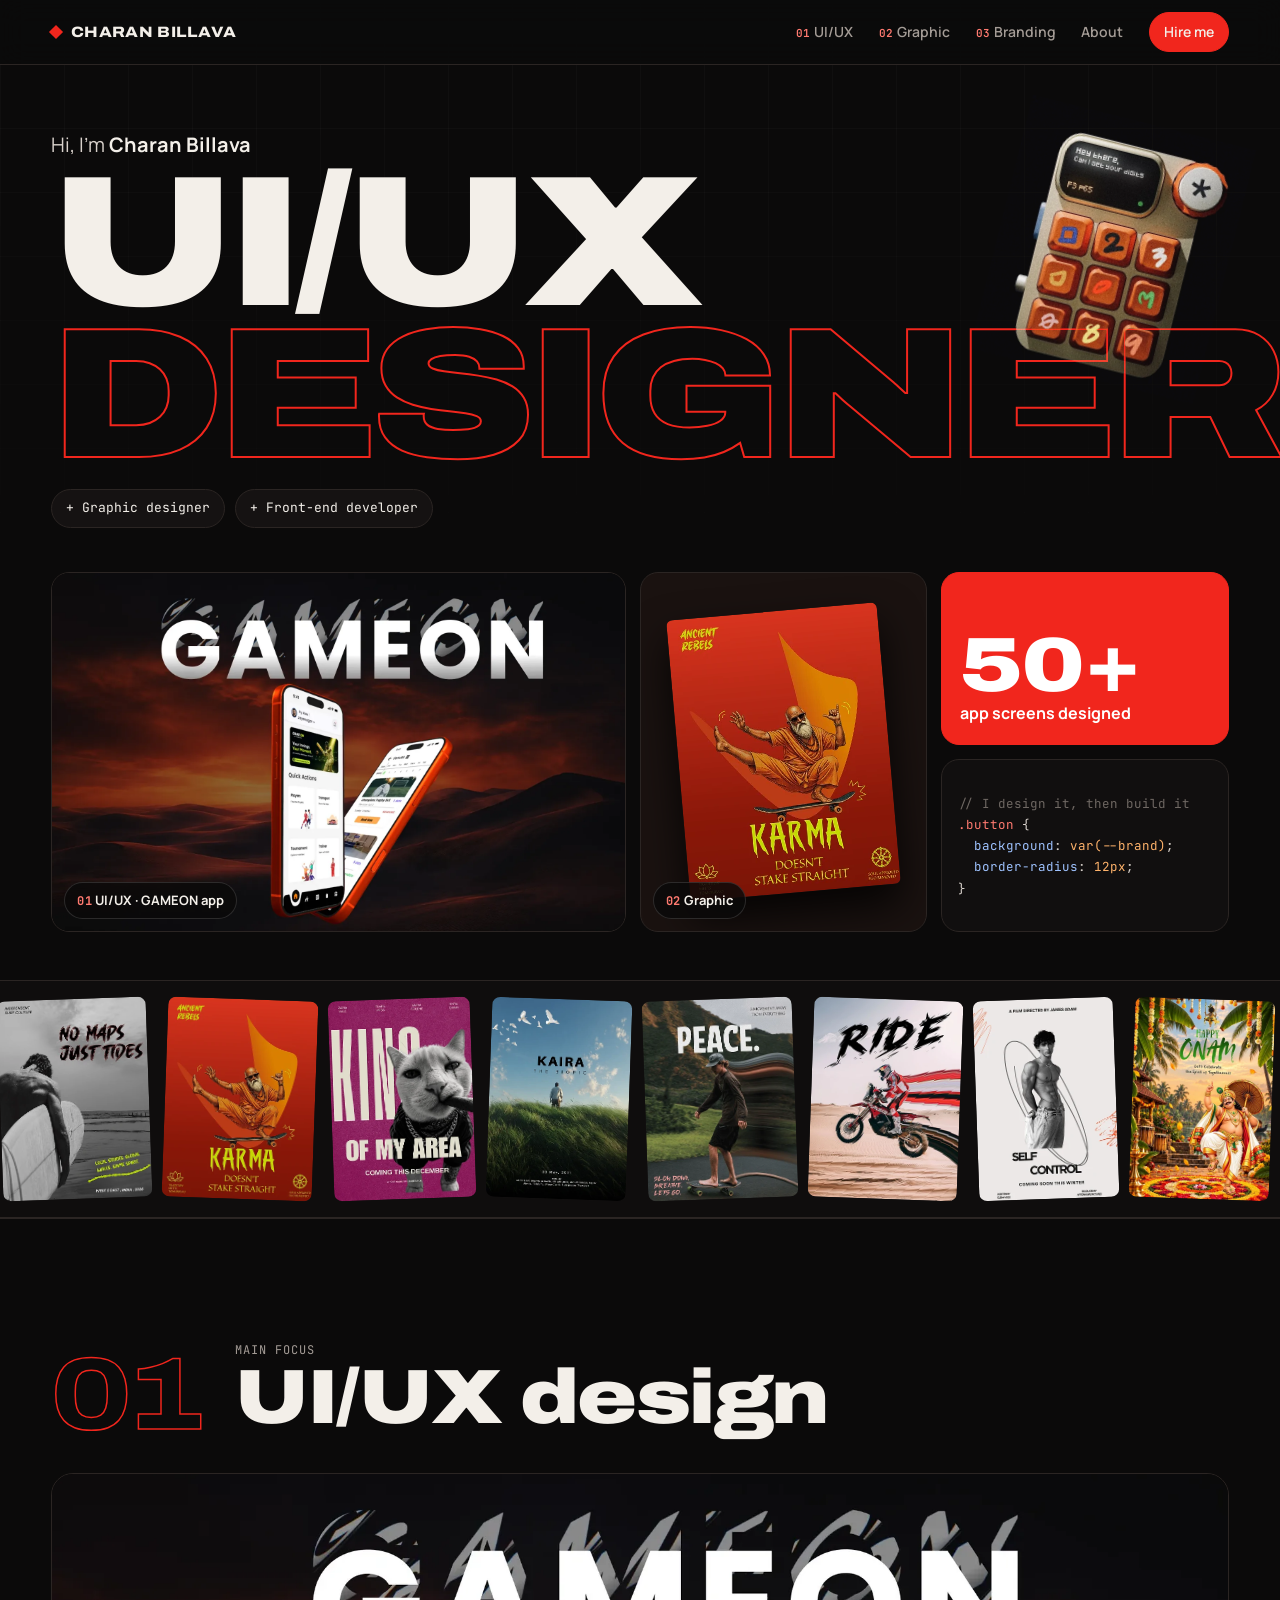
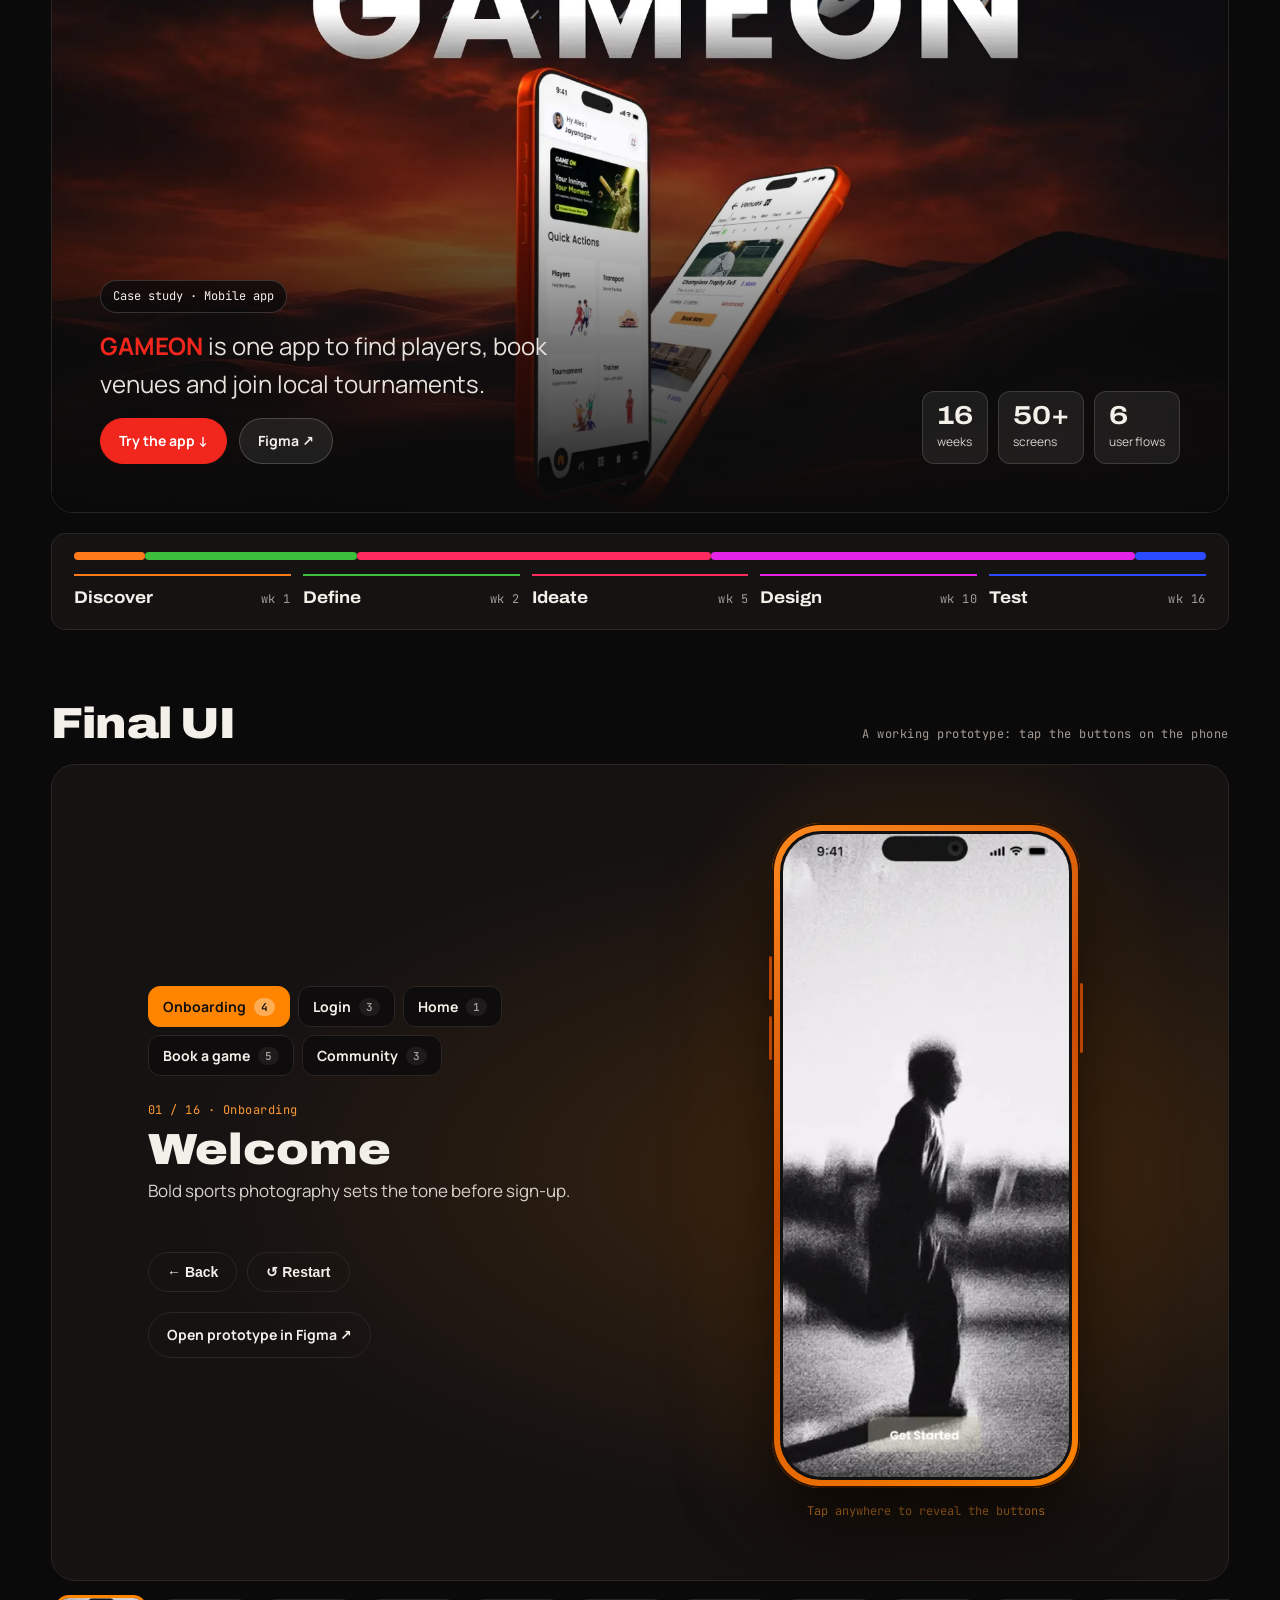
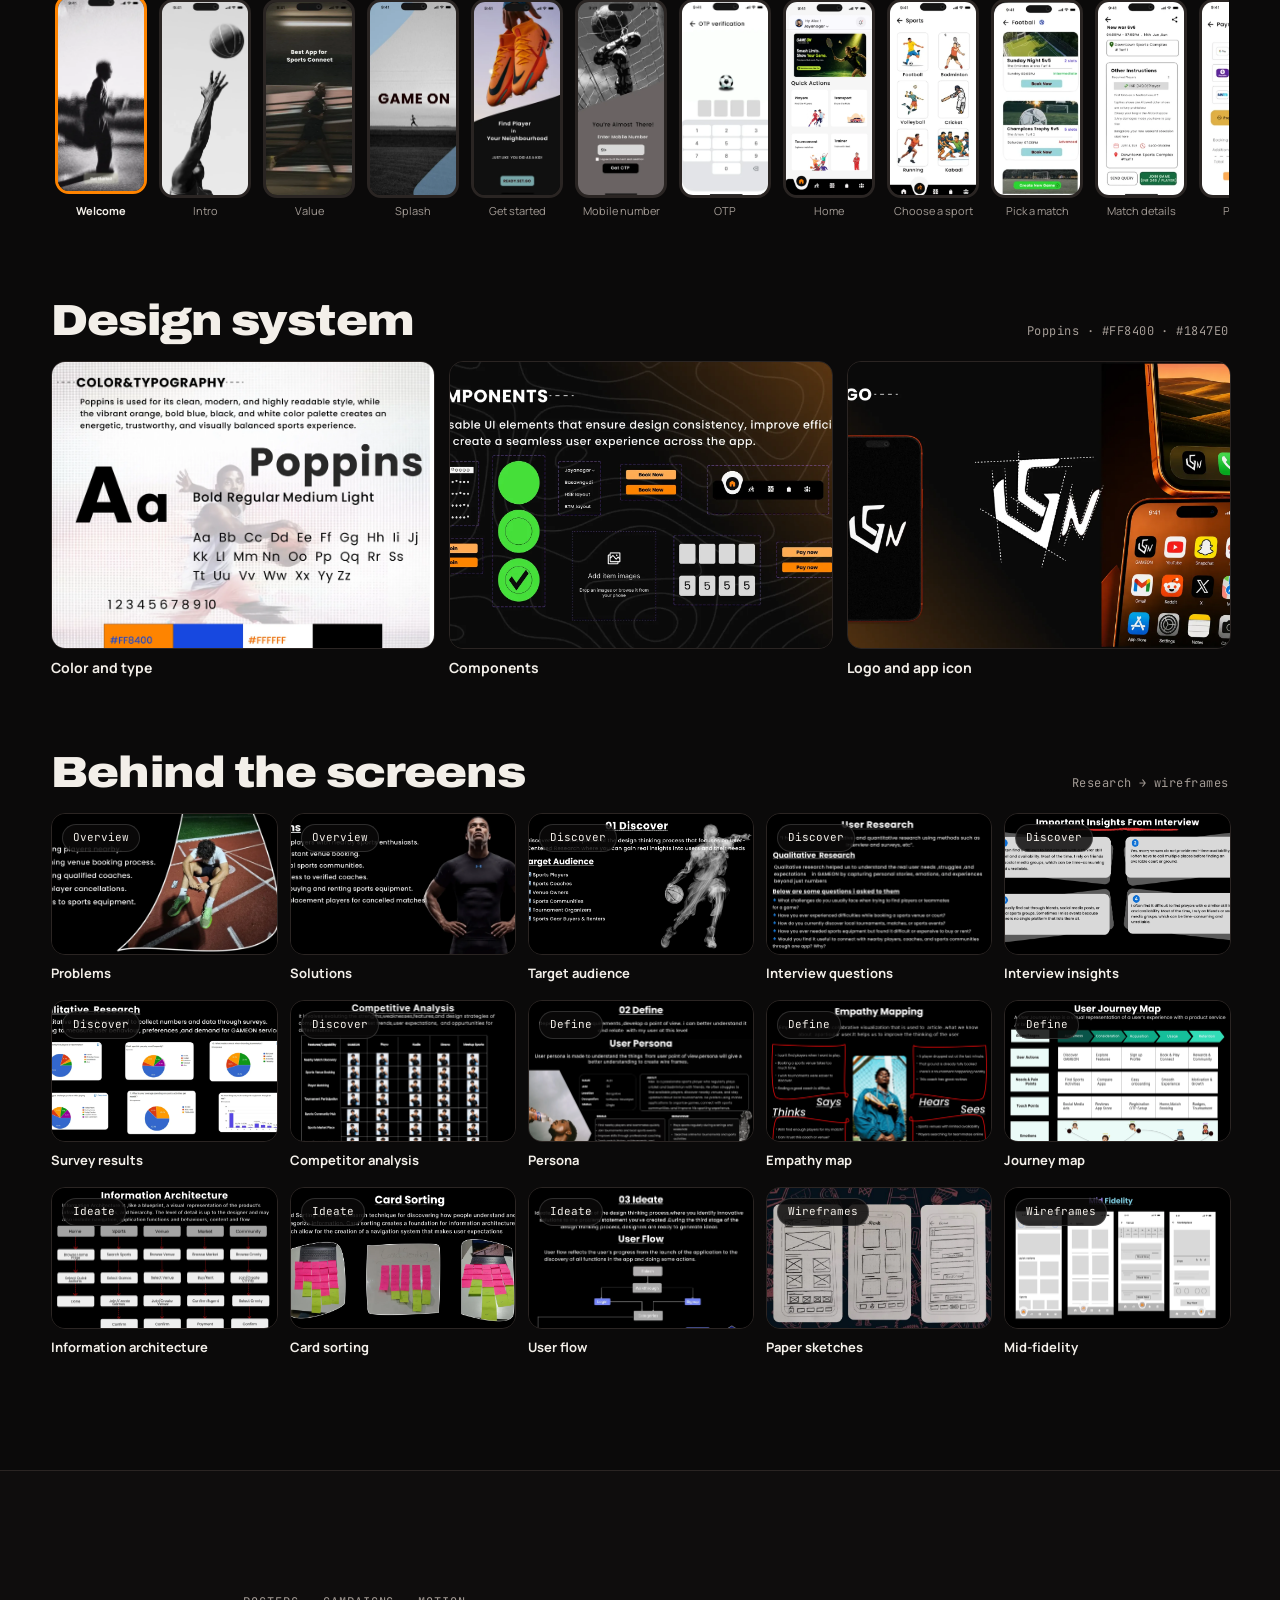
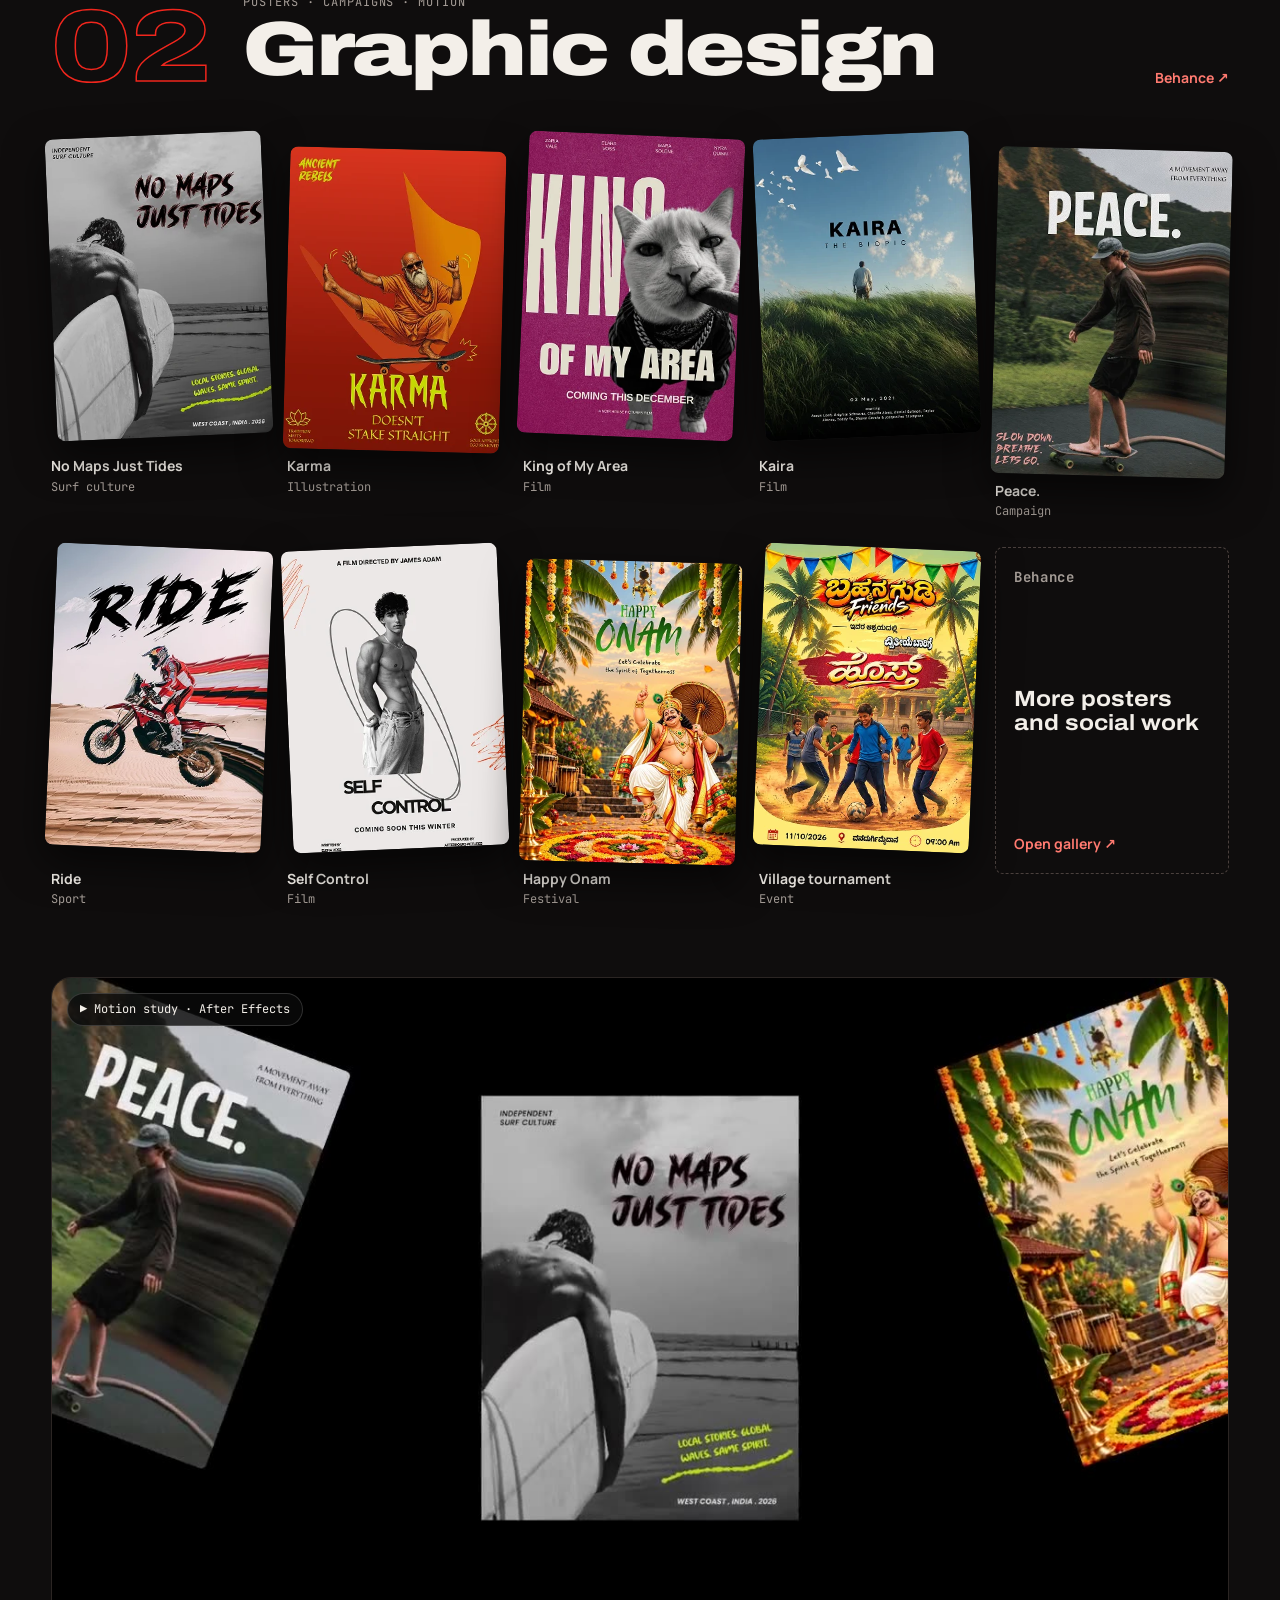
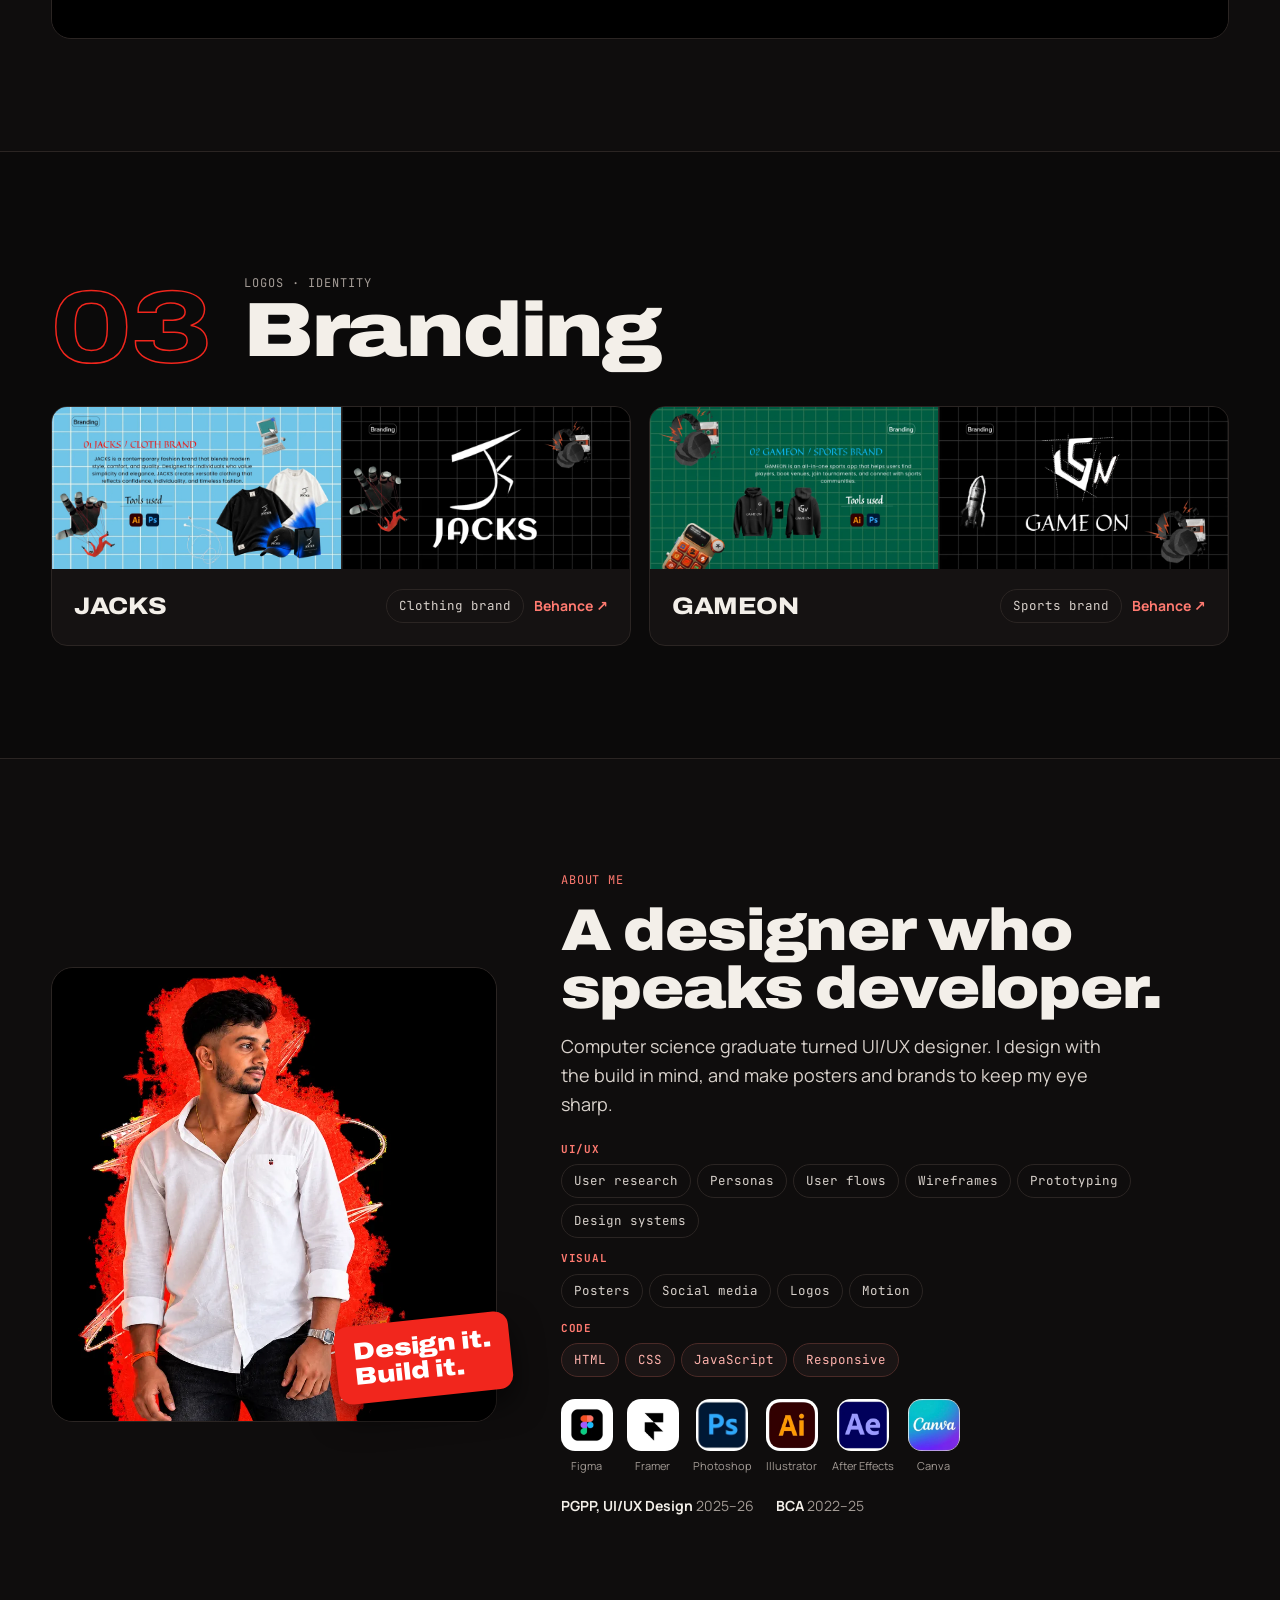
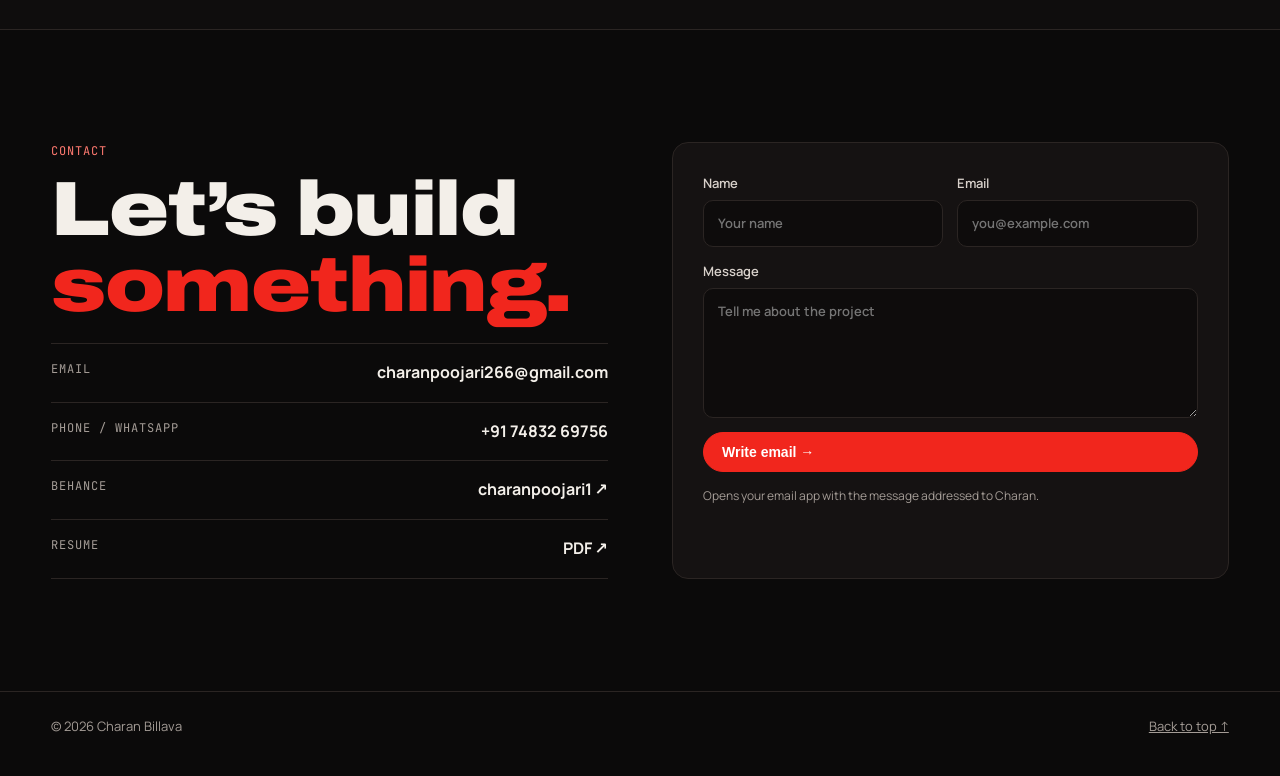
<file: index.html>
<!DOCTYPE html>
<html lang="en">
<head>
<meta charset="utf-8">
<meta name="viewport" content="width=device-width, initial-scale=1">
<title>Charan Billava Portfolio</title>
<meta name="description" content="Charan Billava: UI/UX designer, graphic designer and front-end developer.">
<meta name="theme-color" content="#0b0a0a">
<link rel="preconnect" href="https://fonts.googleapis.com">
<link rel="preconnect" href="https://fonts.gstatic.com" crossorigin>
<link href="https://fonts.googleapis.com/css2?family=Archivo:wdth,wght@62..125,500..900&family=JetBrains+Mono:wght@400;600&family=Manrope:wght@400;500;600;700&display=swap" rel="stylesheet">
<link rel="stylesheet" href="styles.css">
</head>
<body>

<header class="top">
  <div class="wrap">
    <a class="logo" href="#home"><i aria-hidden="true"></i>Charan Billava</a>
    <nav class="nav" aria-label="Main">
      <a href="#uiux"><span class="num">01</span>UI/UX</a>
      <a href="#graphic"><span class="num">02</span>Graphic</a>
      <a href="#branding"><span class="num">03</span>Branding</a>
      <a href="#about">About</a>
      <a class="btn primary" href="#contact">Hire me</a>
    </nav>
  </div>
</header>

<main id="home">

  <section class="hero2">
    <div class="wrap">
      <div class="hero-title">
        <p class="hello">Hi, I’m <b>Charan Billava</b></p>
        <h1><span class="line">UI/UX</span><span class="line outline">Designer</span></h1>
        <p class="roles"><span>+ Graphic designer</span><span>+ Front-end developer</span></p>
        <img class="deco gamepad" src="assets/misc/gamepad.webp" alt="" aria-hidden="true">
      </div>

      <div class="bento">
        <a class="b b-ui" href="#uiux">
          <img src="assets/ui/gameon-01.webp" alt="GAMEON sports app on two orange phones">
          <span class="b-label"><span class="mono">01</span> UI/UX · GAMEON app</span>
        </a>
        <a class="b b-poster" href="#graphic">
          <img src="assets/posters/karma.webp" alt="Karma poster">
          <span class="b-label"><span class="mono">02</span> Graphic</span>
        </a>
        <div class="b b-stat"><b>50+</b><span>app screens designed</span></div>
        <a class="b b-brand" href="#branding">
          <img src="assets/brand/gameon-mark.webp" alt="GAMEON logo">
          <span class="b-label"><span class="mono">03</span> Branding</span>
        </a>
        <div class="b b-code" aria-label="I write front-end code">
<pre><span class="c">// I design it, then build it</span>
<span class="k">.button</span> {
  <span class="p">background</span>: <span class="v">var(--brand)</span>;
  <span class="p">border-radius</span>: <span class="v">12px</span>;
}</pre>
        </div>
      </div>
    </div>
  </section>

  <div class="marquee" aria-hidden="true"><div class="marquee-track"><img src="assets/posters/no-maps-just-tides.webp" alt="" loading="lazy"><img src="assets/posters/karma.webp" alt="" loading="lazy"><img src="assets/posters/king-of-my-area.webp" alt="" loading="lazy"><img src="assets/posters/kaira.webp" alt="" loading="lazy"><img src="assets/posters/peace.webp" alt="" loading="lazy"><img src="assets/posters/ride.webp" alt="" loading="lazy"><img src="assets/posters/self-control.webp" alt="" loading="lazy"><img src="assets/posters/onam.webp" alt="" loading="lazy"><img src="assets/posters/brahmanagudi-friends.webp" alt="" loading="lazy"><img src="assets/posters/no-maps-just-tides.webp" alt="" loading="lazy"><img src="assets/posters/karma.webp" alt="" loading="lazy"><img src="assets/posters/king-of-my-area.webp" alt="" loading="lazy"><img src="assets/posters/kaira.webp" alt="" loading="lazy"><img src="assets/posters/peace.webp" alt="" loading="lazy"><img src="assets/posters/ride.webp" alt="" loading="lazy"><img src="assets/posters/self-control.webp" alt="" loading="lazy"><img src="assets/posters/onam.webp" alt="" loading="lazy"><img src="assets/posters/brahmanagudi-friends.webp" alt="" loading="lazy"></div></div>

  <!-- 01 UI/UX -->
  <section class="block" id="uiux">
    <div class="wrap">
      <div class="head">
        <span class="index" aria-hidden="true">01</span>
        <div><p class="eyebrow">Main focus</p><h2>UI/UX design</h2></div>
      </div>

      <article class="showcase">
        <img class="showcase-bg" src="assets/ui/gameon-01.webp" alt="GAMEON app cover">
        <div class="showcase-over">
          <span class="pill">Case study · Mobile app</span>
          <p class="show-lede"><b>GAMEON</b> is one app to find players, book venues and join local tournaments.</p>
          <div class="stats">
            <div><b>16</b><span>weeks</span></div>
            <div><b>50+</b><span>screens</span></div>
            <div><b>6</b><span>user flows</span></div>
          </div>
          <div class="feature-actions">
            <a class="btn primary" href="#final-ui">Try the app ↓</a>
            <a class="btn glass" href="https://www.figma.com/design/YBjtwRJ6ncqwPy9Pjzq97A/GAMEON?node-id=1-3&amp;t=rM7k6KGETKrUPo64-1" target="_blank" rel="noopener">Figma ↗</a>
          </div>
        </div>
      </article>

      <div class="process slim">
        <div class="track" aria-hidden="true">
          <span style="grid-column:1/2;background:#ff7a1a"></span>
          <span style="grid-column:2/5;background:#3cbf3a"></span>
          <span style="grid-column:5/10;background:#ff2a5f"></span>
          <span style="grid-column:10/16;background:#e324e8"></span>
          <span style="grid-column:16/17;background:#2a4bff"></span>
        </div>
        <div class="steps">
          <div class="step" style="--c:#ff7a1a"><b>Discover</b><span class="mono">wk 1</span></div>
          <div class="step" style="--c:#3cbf3a"><b>Define</b><span class="mono">wk 2</span></div>
          <div class="step" style="--c:#ff2a5f"><b>Ideate</b><span class="mono">wk 5</span></div>
          <div class="step" style="--c:#e324e8"><b>Design</b><span class="mono">wk 10</span></div>
          <div class="step" style="--c:#2a4bff"><b>Test</b><span class="mono">wk 16</span></div>
        </div>
      </div>

      <div class="sub-head" id="final-ui"><h3>Final UI</h3><span class="mono">A working prototype: tap the buttons on the phone</span></div>
      <div class="proto">
        <div class="proto-side">
          <div class="flow-tabs" role="tablist" aria-label="User flows"><button type="button" class="flow-tab" role="tab" data-flow="0"><span>Onboarding</span><small>4</small></button><button type="button" class="flow-tab" role="tab" data-flow="1"><span>Login</span><small>3</small></button><button type="button" class="flow-tab" role="tab" data-flow="2"><span>Home</span><small>1</small></button><button type="button" class="flow-tab" role="tab" data-flow="3"><span>Book a game</span><small>5</small></button><button type="button" class="flow-tab" role="tab" data-flow="4"><span>Community</span><small>3</small></button></div>
          <div class="step-info" aria-live="polite">
            <span class="mono" id="step-count">01 / 16</span>
            <h4 id="step-title">Welcome</h4>
            <p id="step-desc"></p>
          </div>
          <div class="step-nav">
            <button type="button" class="btn" id="step-back">← Back</button>
            <button type="button" class="btn" id="step-restart">↺ Restart</button>
          </div>
          <a class="btn" style="justify-self:start" href="https://www.figma.com/proto/YBjtwRJ6ncqwPy9Pjzq97A/GAMEON?node-id=1-3&amp;t=zQaxFhkV6n3apgpS-1&amp;scaling=scale-down&amp;content-scaling=fixed&amp;page-id=0%3A1&amp;starting-point-node-id=1%3A3&amp;show-proto-sidebar=1" target="_blank" rel="noopener">Open prototype in Figma ↗</a>
        </div>
        <div class="phone-stage">
          <div class="phone" id="phone">
            <div class="screen" id="screen">
              <img id="screen-img" src="assets/screens/onb-1.webp" alt="GAMEON app screen">
              <div class="hotspots" id="hotspots"></div>
            </div>
          </div>
          <span class="tap-hint" aria-hidden="true">Tap anywhere to reveal the buttons</span>
          <img class="deco earbuds2" src="assets/misc/earbuds.webp" alt="" aria-hidden="true">
        </div>
      </div>
      <div class="filmstrip" id="filmstrip"><button type="button" class="mini" data-i="0" aria-label="Show Onboarding: Welcome"><img src="assets/screens/onb-1.webp" alt="" loading="lazy"><span>Welcome</span></button><button type="button" class="mini" data-i="1" aria-label="Show Onboarding: Intro"><img src="assets/screens/onb-2.webp" alt="" loading="lazy"><span>Intro</span></button><button type="button" class="mini" data-i="2" aria-label="Show Onboarding: Value"><img src="assets/screens/onb-3.webp" alt="" loading="lazy"><span>Value</span></button><button type="button" class="mini" data-i="3" aria-label="Show Onboarding: Splash"><img src="assets/screens/onb-4.webp" alt="" loading="lazy"><span>Splash</span></button><button type="button" class="mini" data-i="4" aria-label="Show Login: Get started"><img src="assets/screens/login-1.webp" alt="" loading="lazy"><span>Get started</span></button><button type="button" class="mini" data-i="5" aria-label="Show Login: Mobile number"><img src="assets/screens/login-2.webp" alt="" loading="lazy"><span>Mobile number</span></button><button type="button" class="mini" data-i="6" aria-label="Show Login: OTP"><img src="assets/screens/login-3.webp" alt="" loading="lazy"><span>OTP</span></button><button type="button" class="mini" data-i="7" aria-label="Show Home: Home"><img src="assets/screens/home.webp" alt="" loading="lazy"><span>Home</span></button><button type="button" class="mini" data-i="8" aria-label="Show Book a game: Choose a sport"><img src="assets/screens/sports-1.webp" alt="" loading="lazy"><span>Choose a sport</span></button><button type="button" class="mini" data-i="9" aria-label="Show Book a game: Pick a match"><img src="assets/screens/sports-2.webp" alt="" loading="lazy"><span>Pick a match</span></button><button type="button" class="mini" data-i="10" aria-label="Show Book a game: Match details"><img src="assets/screens/sports-3.webp" alt="" loading="lazy"><span>Match details</span></button><button type="button" class="mini" data-i="11" aria-label="Show Book a game: Payment"><img src="assets/screens/sports-4.webp" alt="" loading="lazy"><span>Payment</span></button><button type="button" class="mini" data-i="12" aria-label="Show Book a game: Confirmed"><img src="assets/screens/sports-5.webp" alt="" loading="lazy"><span>Confirmed</span></button><button type="button" class="mini" data-i="13" aria-label="Show Community: Clubs"><img src="assets/screens/comm-1.webp" alt="" loading="lazy"><span>Clubs</span></button><button type="button" class="mini" data-i="14" aria-label="Show Community: Club details"><img src="assets/screens/comm-2.webp" alt="" loading="lazy"><span>Club details</span></button><button type="button" class="mini" data-i="15" aria-label="Show Community: Joined"><img src="assets/screens/comm-3.webp" alt="" loading="lazy"><span>Joined</span></button></div>

      <div class="sub-head"><h3>Design system</h3><span class="mono">Poppins · #FF8400 · #1847E0</span></div>
      <div class="ds-grid">
        <figure class="tile"><button type="button" data-full="assets/ui/gameon-04.webp" data-cap="Color and typography"><img src="assets/ui/gameon-04.webp" alt="GAMEON palette and Poppins type specimen" loading="lazy"></button><figcaption>Color and type</figcaption></figure>
        <figure class="tile"><button type="button" data-full="assets/ui/gameon-05.webp" data-cap="Components"><img src="assets/ui/gameon-05.webp" alt="GAMEON reusable components" loading="lazy"></button><figcaption>Components</figcaption></figure>
        <figure class="tile"><button type="button" data-full="assets/ui/gameon-03.webp" data-cap="Logo and app icon"><img src="assets/ui/gameon-03.webp" alt="GAMEON logo and app icon" loading="lazy"></button><figcaption>Logo and app icon</figcaption></figure>
      </div>
      <script>window.GAMEON_SCREENS=[{"src": "assets/screens/onb-1.webp", "t": "Welcome", "d": "Bold sports photography sets the tone before sign-up.", "f": 0, "fn": "Onboarding"}, {"src": "assets/screens/onb-2.webp", "t": "Intro", "d": "Short intro screens explain what GAMEON does.", "f": 0, "fn": "Onboarding"}, {"src": "assets/screens/onb-3.webp", "t": "Value", "d": "\"Best app for sports connect\", the core promise.", "f": 0, "fn": "Onboarding"}, {"src": "assets/screens/onb-4.webp", "t": "Splash", "d": "The GAME ON brand moment.", "f": 0, "fn": "Onboarding"}, {"src": "assets/screens/login-1.webp", "t": "Get started", "d": "Find players in your neighbourhood, just like you did as a kid.", "f": 1, "fn": "Login"}, {"src": "assets/screens/login-2.webp", "t": "Mobile number", "d": "Sign in with just a phone number, no passwords.", "f": 1, "fn": "Login"}, {"src": "assets/screens/login-3.webp", "t": "OTP", "d": "A custom keypad makes verification quick.", "f": 1, "fn": "Login"}, {"src": "assets/screens/home.webp", "t": "Home", "d": "Quick actions for players, transport, tournaments and trainers.", "f": 2, "fn": "Home"}, {"src": "assets/screens/sports-1.webp", "t": "Choose a sport", "d": "Football, badminton, cricket, kabaddi and more.", "f": 3, "fn": "Book a game"}, {"src": "assets/screens/sports-2.webp", "t": "Pick a match", "d": "Open games with slots left and skill level shown.", "f": 3, "fn": "Book a game"}, {"src": "assets/screens/sports-3.webp", "t": "Match details", "d": "Venue, time, price per player and ground rules.", "f": 3, "fn": "Book a game"}, {"src": "assets/screens/sports-4.webp", "t": "Payment", "d": "Google Pay, PhonePe or Paytm with a promo code.", "f": 3, "fn": "Book a game"}, {"src": "assets/screens/sports-5.webp", "t": "Confirmed", "d": "A ticket-style confirmation with date and venue.", "f": 3, "fn": "Book a game"}, {"src": "assets/screens/comm-1.webp", "t": "Clubs", "d": "Browse local running and football clubs.", "f": 4, "fn": "Community"}, {"src": "assets/screens/comm-2.webp", "t": "Club details", "d": "Rules, location and member count before joining.", "f": 4, "fn": "Community"}, {"src": "assets/screens/comm-3.webp", "t": "Joined", "d": "You\u2019re in, with the session details.", "f": 4, "fn": "Community"}];</script>

      <div class="sub-head"><h3>Behind the screens</h3><span class="mono">Research → wireframes</span></div>
      <div class="research-grid"><figure class="tile"><button type="button" data-full="assets/cs/cs-03.webp" data-cap="Problems"><img src="assets/cs/cs-03.webp" alt="Problems" loading="lazy"><span class="badge">Overview</span></button><figcaption>Problems</figcaption></figure><figure class="tile"><button type="button" data-full="assets/cs/cs-04.webp" data-cap="Solutions"><img src="assets/cs/cs-04.webp" alt="Solutions" loading="lazy"><span class="badge">Overview</span></button><figcaption>Solutions</figcaption></figure><figure class="tile"><button type="button" data-full="assets/cs/cs-07.webp" data-cap="Target audience"><img src="assets/cs/cs-07.webp" alt="Target audience" loading="lazy"><span class="badge">Discover</span></button><figcaption>Target audience</figcaption></figure><figure class="tile"><button type="button" data-full="assets/cs/cs-08.webp" data-cap="Interview questions"><img src="assets/cs/cs-08.webp" alt="Interview questions" loading="lazy"><span class="badge">Discover</span></button><figcaption>Interview questions</figcaption></figure><figure class="tile"><button type="button" data-full="assets/cs/cs-09.webp" data-cap="Interview insights"><img src="assets/cs/cs-09.webp" alt="Interview insights" loading="lazy"><span class="badge">Discover</span></button><figcaption>Interview insights</figcaption></figure><figure class="tile"><button type="button" data-full="assets/cs/cs-10.webp" data-cap="Survey results"><img src="assets/cs/cs-10.webp" alt="Survey results" loading="lazy"><span class="badge">Discover</span></button><figcaption>Survey results</figcaption></figure><figure class="tile"><button type="button" data-full="assets/cs/cs-11.webp" data-cap="Competitor analysis"><img src="assets/cs/cs-11.webp" alt="Competitor analysis" loading="lazy"><span class="badge">Discover</span></button><figcaption>Competitor analysis</figcaption></figure><figure class="tile"><button type="button" data-full="assets/cs/cs-12.webp" data-cap="Persona"><img src="assets/cs/cs-12.webp" alt="Persona" loading="lazy"><span class="badge">Define</span></button><figcaption>Persona</figcaption></figure><figure class="tile"><button type="button" data-full="assets/cs/cs-13.webp" data-cap="Empathy map"><img src="assets/cs/cs-13.webp" alt="Empathy map" loading="lazy"><span class="badge">Define</span></button><figcaption>Empathy map</figcaption></figure><figure class="tile"><button type="button" data-full="assets/cs/cs-14.webp" data-cap="Journey map"><img src="assets/cs/cs-14.webp" alt="Journey map" loading="lazy"><span class="badge">Define</span></button><figcaption>Journey map</figcaption></figure><figure class="tile"><button type="button" data-full="assets/cs/cs-16.webp" data-cap="Information architecture"><img src="assets/cs/cs-16.webp" alt="Information architecture" loading="lazy"><span class="badge">Ideate</span></button><figcaption>Information architecture</figcaption></figure><figure class="tile"><button type="button" data-full="assets/cs/cs-17.webp" data-cap="Card sorting"><img src="assets/cs/cs-17.webp" alt="Card sorting" loading="lazy"><span class="badge">Ideate</span></button><figcaption>Card sorting</figcaption></figure><figure class="tile"><button type="button" data-full="assets/cs/cs-15.webp" data-cap="User flow"><img src="assets/cs/cs-15.webp" alt="User flow" loading="lazy"><span class="badge">Ideate</span></button><figcaption>User flow</figcaption></figure><figure class="tile"><button type="button" data-full="assets/cs/cs-19.webp" data-cap="Paper sketches"><img src="assets/cs/cs-19.webp" alt="Paper sketches" loading="lazy"><span class="badge">Wireframes</span></button><figcaption>Paper sketches</figcaption></figure><figure class="tile"><button type="button" data-full="assets/cs/cs-20.webp" data-cap="Mid-fidelity"><img src="assets/cs/cs-20.webp" alt="Mid-fidelity" loading="lazy"><span class="badge">Wireframes</span></button><figcaption>Mid-fidelity</figcaption></figure></div>
    </div>
  </section>

  <!-- 02 GRAPHIC -->
  <section class="block alt" id="graphic">
    <div class="wrap">
      <div class="head">
        <span class="index" aria-hidden="true">02</span>
        <div><p class="eyebrow">Posters · campaigns · motion</p><h2>Graphic design</h2></div>
        <a class="link" href="https://www.behance.net/gallery/257029295/GRAPHIC-DESIGNS" target="_blank" rel="noopener">Behance ↗</a>
      </div>
      <div class="wall"><figure class="poster"><button type="button" data-full="assets/posters/no-maps-just-tides.webp" data-cap="No Maps Just Tides"><img src="assets/posters/no-maps-just-tides.webp" alt="No Maps Just Tides poster" loading="lazy"></button><figcaption><b>No Maps Just Tides</b><span>Surf culture</span></figcaption></figure><figure class="poster"><button type="button" data-full="assets/posters/karma.webp" data-cap="Karma"><img src="assets/posters/karma.webp" alt="Karma poster" loading="lazy"></button><figcaption><b>Karma</b><span>Illustration</span></figcaption></figure><figure class="poster"><button type="button" data-full="assets/posters/king-of-my-area.webp" data-cap="King of My Area"><img src="assets/posters/king-of-my-area.webp" alt="King of My Area poster" loading="lazy"></button><figcaption><b>King of My Area</b><span>Film</span></figcaption></figure><figure class="poster"><button type="button" data-full="assets/posters/kaira.webp" data-cap="Kaira"><img src="assets/posters/kaira.webp" alt="Kaira poster" loading="lazy"></button><figcaption><b>Kaira</b><span>Film</span></figcaption></figure><figure class="poster"><button type="button" data-full="assets/posters/peace.webp" data-cap="Peace."><img src="assets/posters/peace.webp" alt="Peace. poster" loading="lazy"></button><figcaption><b>Peace.</b><span>Campaign</span></figcaption></figure><figure class="poster"><button type="button" data-full="assets/posters/ride.webp" data-cap="Ride"><img src="assets/posters/ride.webp" alt="Ride poster" loading="lazy"></button><figcaption><b>Ride</b><span>Sport</span></figcaption></figure><figure class="poster"><button type="button" data-full="assets/posters/self-control.webp" data-cap="Self Control"><img src="assets/posters/self-control.webp" alt="Self Control poster" loading="lazy"></button><figcaption><b>Self Control</b><span>Film</span></figcaption></figure><figure class="poster"><button type="button" data-full="assets/posters/onam.webp" data-cap="Happy Onam"><img src="assets/posters/onam.webp" alt="Happy Onam poster" loading="lazy"></button><figcaption><b>Happy Onam</b><span>Festival</span></figcaption></figure><figure class="poster"><button type="button" data-full="assets/posters/brahmanagudi-friends.webp" data-cap="Village tournament"><img src="assets/posters/brahmanagudi-friends.webp" alt="Village tournament poster" loading="lazy"></button><figcaption><b>Village tournament</b><span>Event</span></figcaption></figure><a class="more-tile" href="https://www.behance.net/gallery/257029295/GRAPHIC-DESIGNS" target="_blank" rel="noopener"><span class="mono" style="color:var(--muted)">Behance</span><b>More posters and social work</b><span>Open gallery ↗</span></a></div>
      <div class="motion2">
        <video src="assets/misc/motion.mp4" poster="assets/misc/motion-poster.jpg" autoplay muted loop playsinline aria-label="Motion design reel"></video>
        <span class="pill">▶ Motion study · After Effects</span>
        <img class="deco earbuds" src="assets/misc/earbuds.webp" alt="" aria-hidden="true">
      </div>
    </div>
  </section>

  <!-- 03 BRANDING -->
  <section class="block" id="branding">
    <div class="wrap">
      <div class="head">
        <span class="index" aria-hidden="true">03</span>
        <div><p class="eyebrow">Logos · identity</p><h2>Branding</h2></div>
      </div>
      <div class="brands">
        <article class="brand">
          <div class="pair">
            <button type="button" data-full="assets/brand/jacks-identity.webp" data-cap="JACKS identity"><img src="assets/brand/jacks-identity.webp" alt="JACKS clothing brand on t-shirts, a cap and a bag" loading="lazy"></button>
            <button type="button" data-full="assets/brand/jacks-mark.webp" data-cap="JACKS logo"><img src="assets/brand/jacks-mark.webp" alt="JACKS logo" loading="lazy"></button>
          </div>
          <div class="brand-body"><div class="row"><h3>JACKS</h3><span class="chip">Clothing brand</span><a class="link" href="https://www.behance.net/gallery/253947785/JACKS" target="_blank" rel="noopener">Behance ↗</a></div></div>
        </article>
        <article class="brand">
          <div class="pair">
            <button type="button" data-full="assets/brand/gameon-identity.webp" data-cap="GAMEON identity"><img src="assets/brand/gameon-identity.webp" alt="GAMEON brand on hoodies" loading="lazy"></button>
            <button type="button" data-full="assets/brand/gameon-mark.webp" data-cap="GAMEON logo"><img src="assets/brand/gameon-mark.webp" alt="GAMEON logo" loading="lazy"></button>
          </div>
          <div class="brand-body"><div class="row"><h3>GAMEON</h3><span class="chip">Sports brand</span><a class="link" href="https://www.behance.net/gallery/250201027/GAMEON" target="_blank" rel="noopener">Behance ↗</a></div></div>
        </article>
      </div>
    </div>
  </section>

  <!-- ABOUT -->
  <section class="block alt" id="about">
    <div class="wrap about2">
      <div class="portrait2"><img src="assets/misc/portrait.webp" alt="Portrait of Charan Billava" loading="lazy"><span class="sticker">Design it.<br>Build it.</span></div>
      <div>
        <p class="eyebrow">About me</p>
        <h2>A designer who speaks developer.</h2>
        <p class="bio">Computer science graduate turned UI/UX designer. I design with the build in mind, and make posters and brands to keep my eye sharp.</p>
        <div class="chip-groups">
          <div><h4>UI/UX</h4><div class="chips"><span class="chip">User research</span><span class="chip">Personas</span><span class="chip">User flows</span><span class="chip">Wireframes</span><span class="chip">Prototyping</span><span class="chip">Design systems</span></div></div>
          <div><h4>Visual</h4><div class="chips"><span class="chip">Posters</span><span class="chip">Social media</span><span class="chip">Logos</span><span class="chip">Motion</span></div></div>
          <div><h4>Code</h4><div class="chips"><span class="chip code">HTML</span><span class="chip code">CSS</span><span class="chip code">JavaScript</span><span class="chip code">Responsive</span></div></div>
        </div>
        <ul class="tools"><li><img src="assets/misc/tool-figma.webp" alt="" width="52" height="52"><span>Figma</span></li><li><img src="assets/misc/tool-framer.webp" alt="" width="52" height="52"><span>Framer</span></li><li><img src="assets/misc/tool-photoshop.webp" alt="" width="52" height="52"><span>Photoshop</span></li><li><img src="assets/misc/tool-illustrator.webp" alt="" width="52" height="52"><span>Illustrator</span></li><li><img src="assets/misc/tool-after-effects.webp" alt="" width="52" height="52"><span>After Effects</span></li><li><img src="assets/misc/tool-canva.webp" alt="" width="52" height="52"><span>Canva</span></li></ul>
        <div class="edu2"><span><b>PGPP, UI/UX Design</b> 2025–26</span><span><b>BCA</b> 2022–25</span></div>
      </div>
    </div>
  </section>

  <!-- CONTACT -->
  <section class="block" id="contact">
    <div class="wrap contact">
      <div>
        <p class="eyebrow">Contact</p>
        <h2>Let’s build <em>something.</em></h2>
        <div class="links">
          <a href="mailto:charanpoojari266@gmail.com"><span>Email</span><span>charanpoojari266@gmail.com</span></a>
          <a href="tel:+917483269756"><span>Phone / WhatsApp</span><span>+91 74832 69756</span></a>
          <a href="https://www.behance.net/charanpoojari1" target="_blank" rel="noopener"><span>Behance</span><span>charanpoojari1 ↗</span></a>
          <a href="https://charanbillava.github.io/Portfoli/UI_UX%20DESIGN_CHARAN%20BILLAVA.pdf" target="_blank" rel="noopener"><span>Resume</span><span>PDF ↗</span></a>
        </div>
      </div>
      <form id="contact-form" novalidate>
        <div class="two">
          <label for="f-name">Name<input id="f-name" name="name" autocomplete="name" placeholder="Your name" required></label>
          <label for="f-email">Email<input id="f-email" name="email" type="email" autocomplete="email" placeholder="you@example.com" required></label>
        </div>
        <label for="f-msg">Message<textarea id="f-msg" name="message" placeholder="Tell me about the project" required></textarea></label>
        <button class="btn primary" type="submit">Write email →</button>
        <p class="note" id="form-note">Opens your email app with the message addressed to Charan.</p>
      </form>
    </div>
  </section>
</main>

<footer>
  <div class="wrap"><span>© 2026 Charan Billava</span><a href="#home">Back to top ↑</a></div>
</footer>

<div class="lightbox" id="lightbox" role="dialog" aria-modal="true" aria-label="Image preview">
  <span class="cap" id="lb-cap"></span>
  <button class="btn close" type="button" id="lb-close">Close ✕</button>
  <img id="lb-img" alt="">
</div>
<script src="site.js"></script>
</body>
</html>
</file>
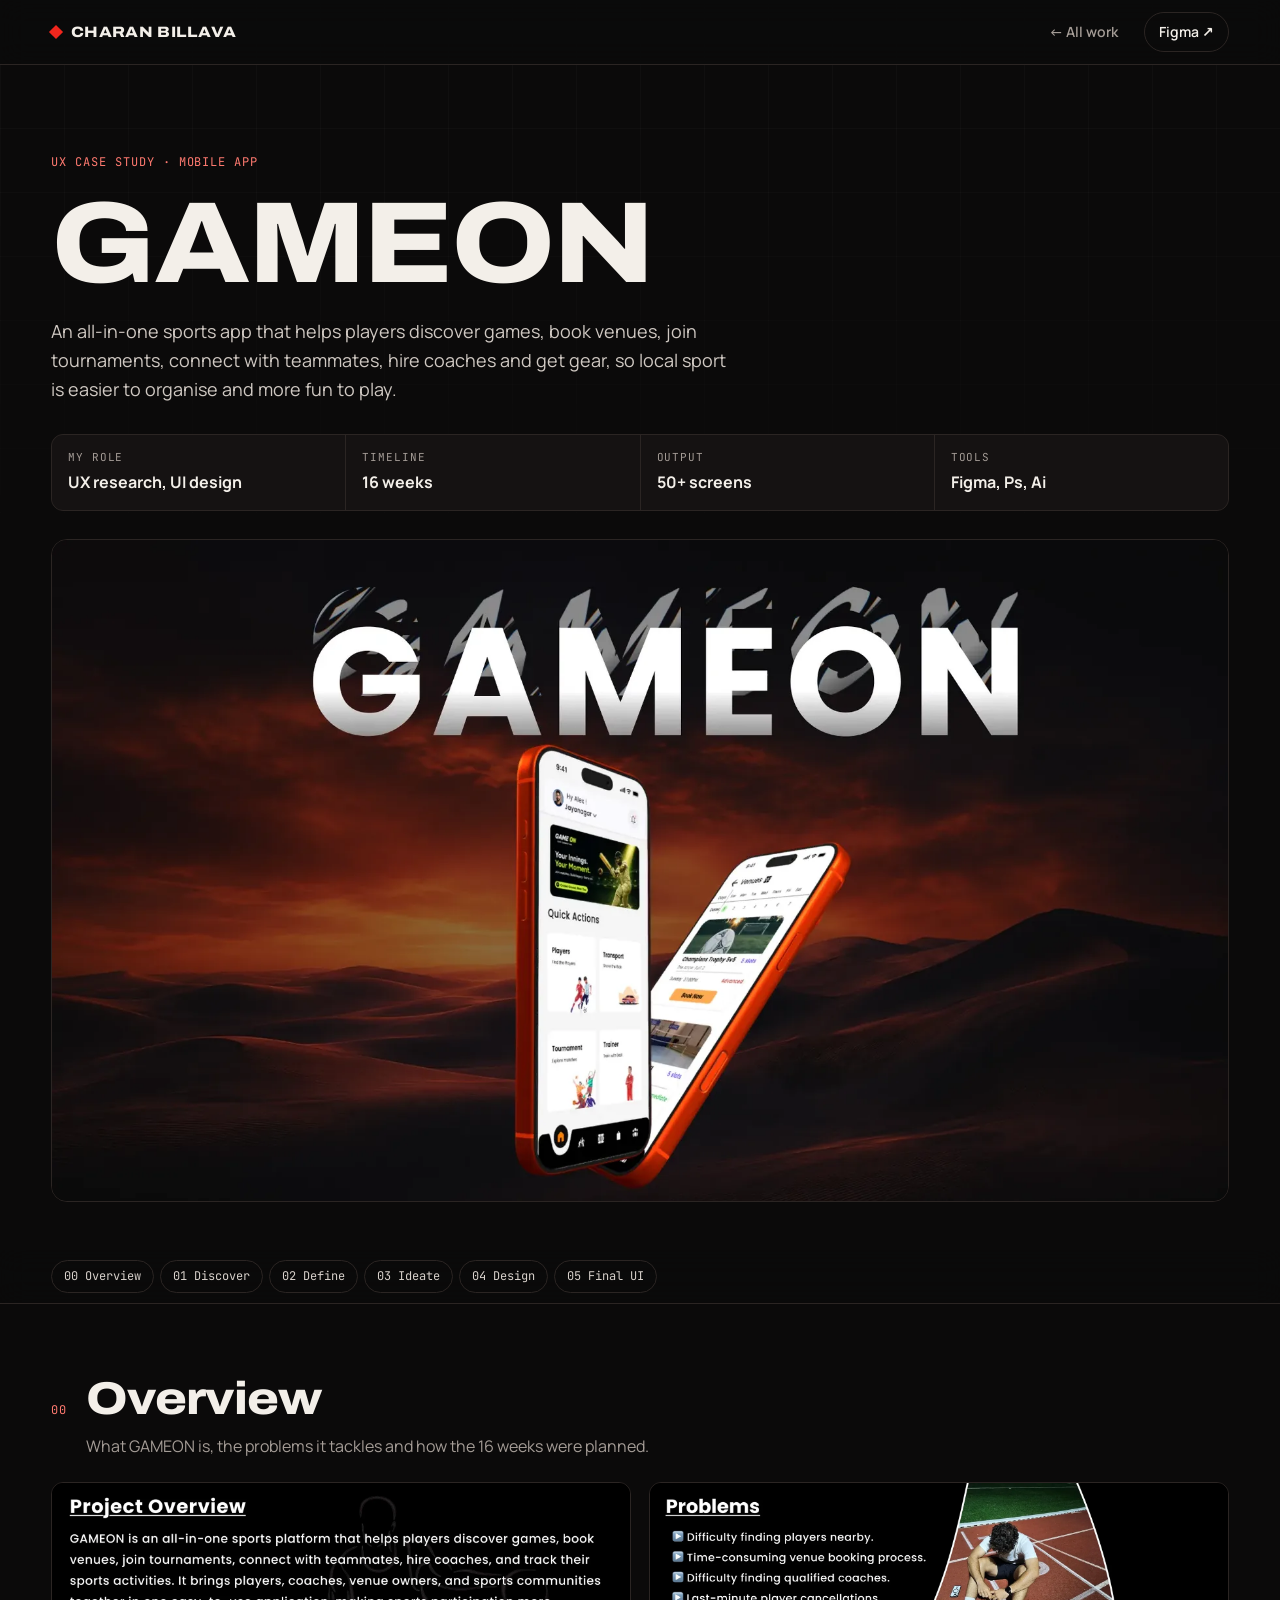
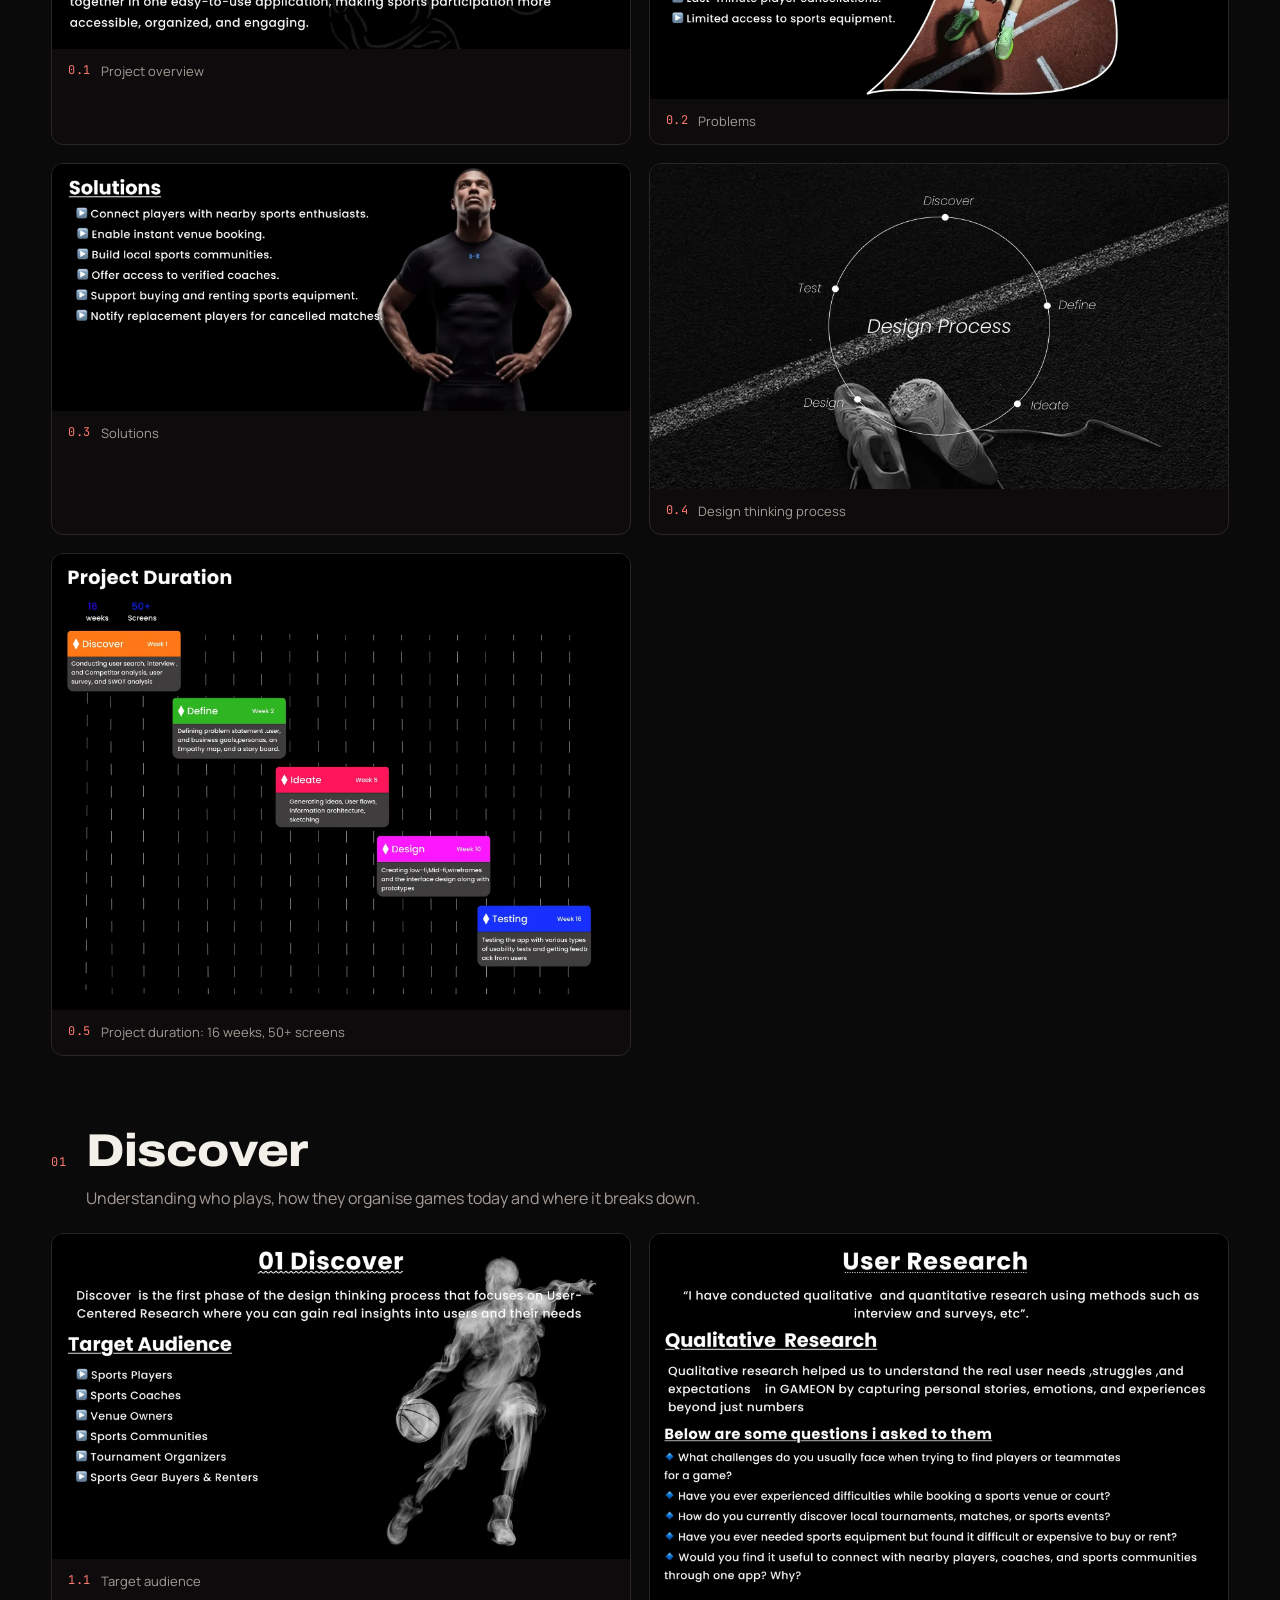
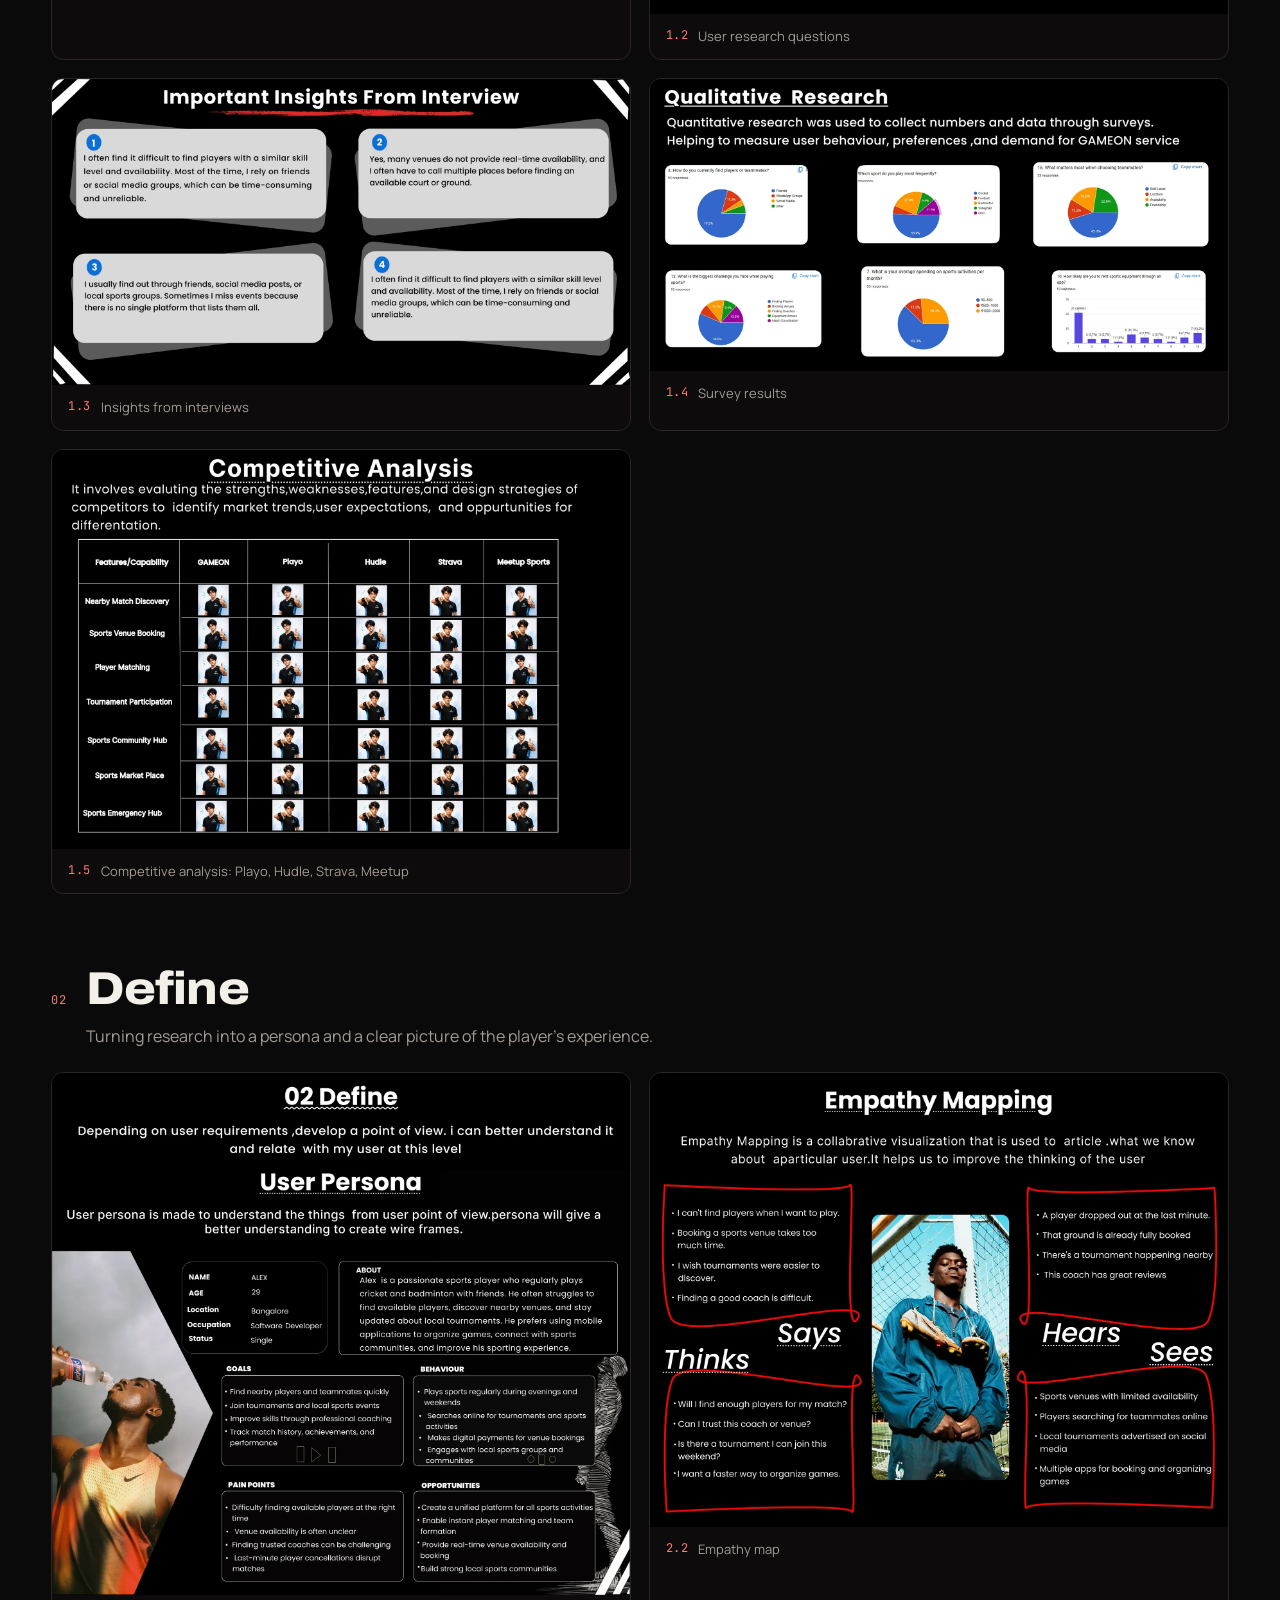
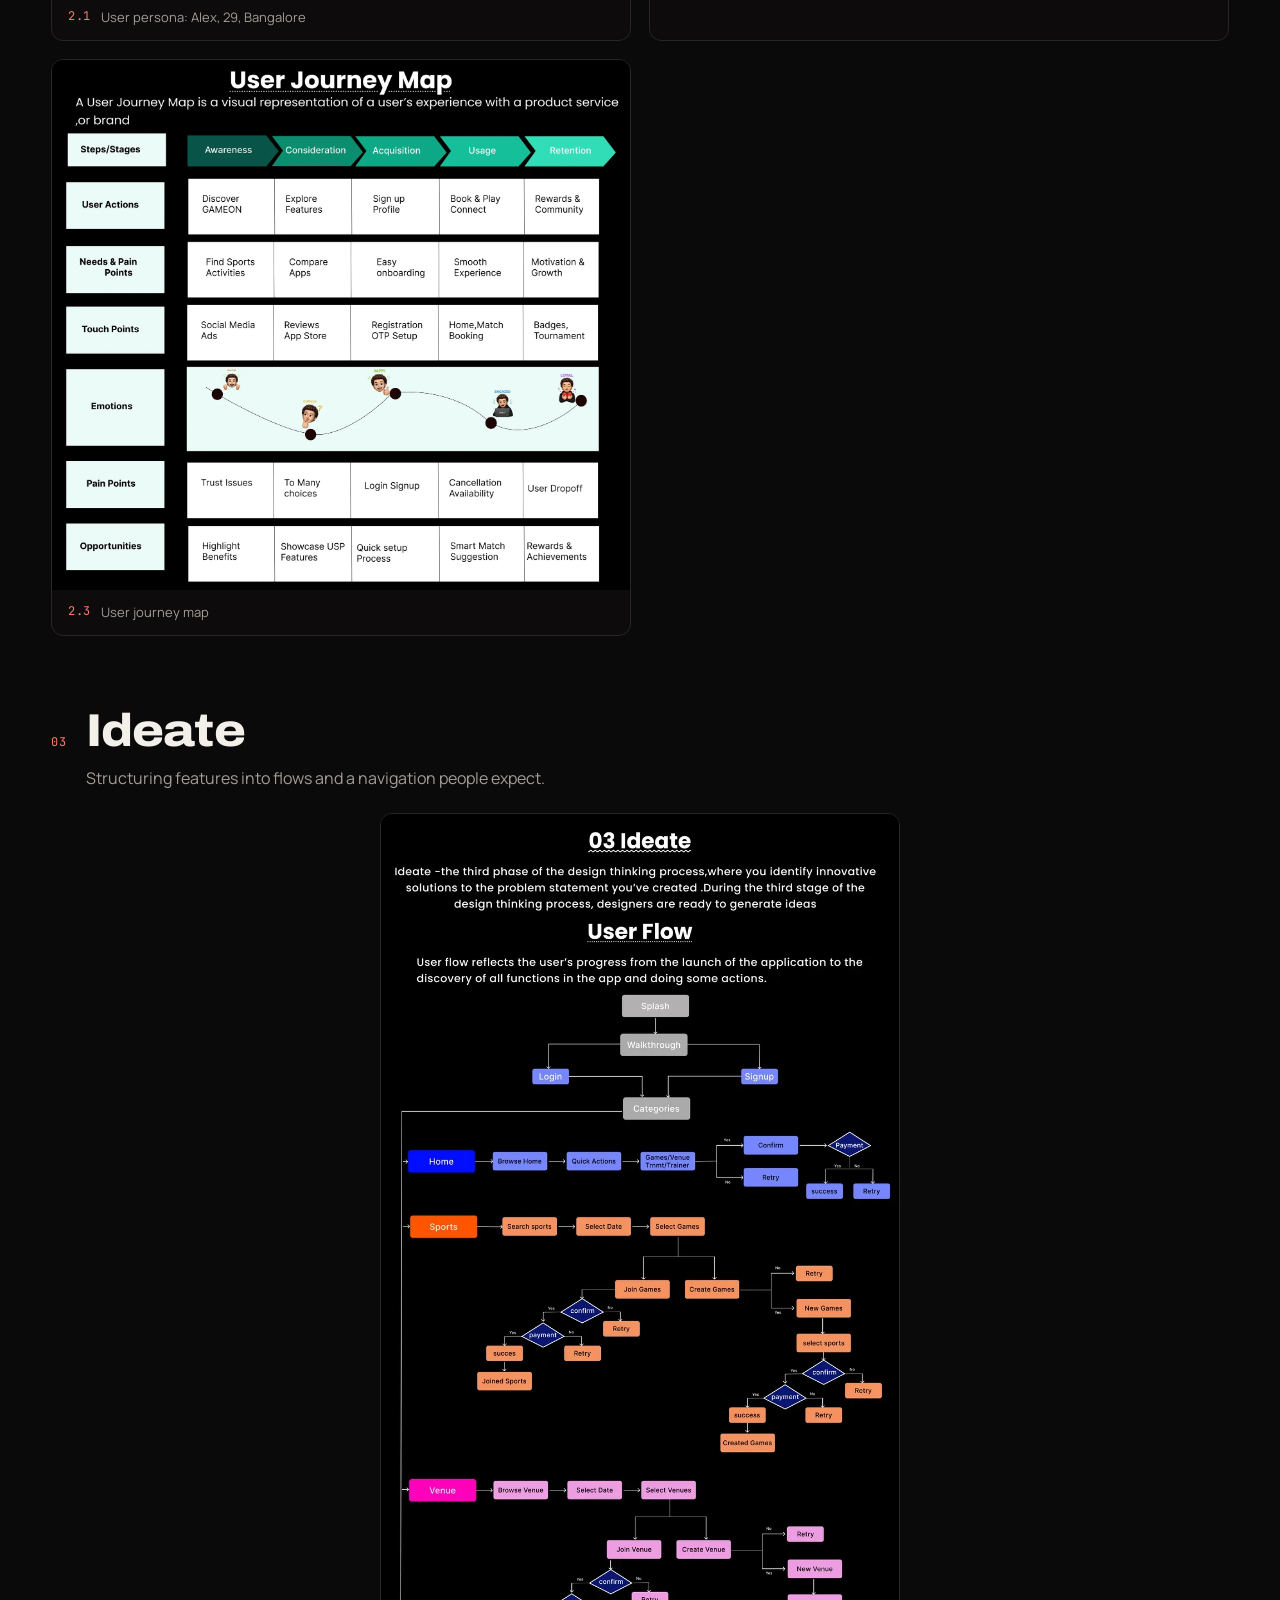
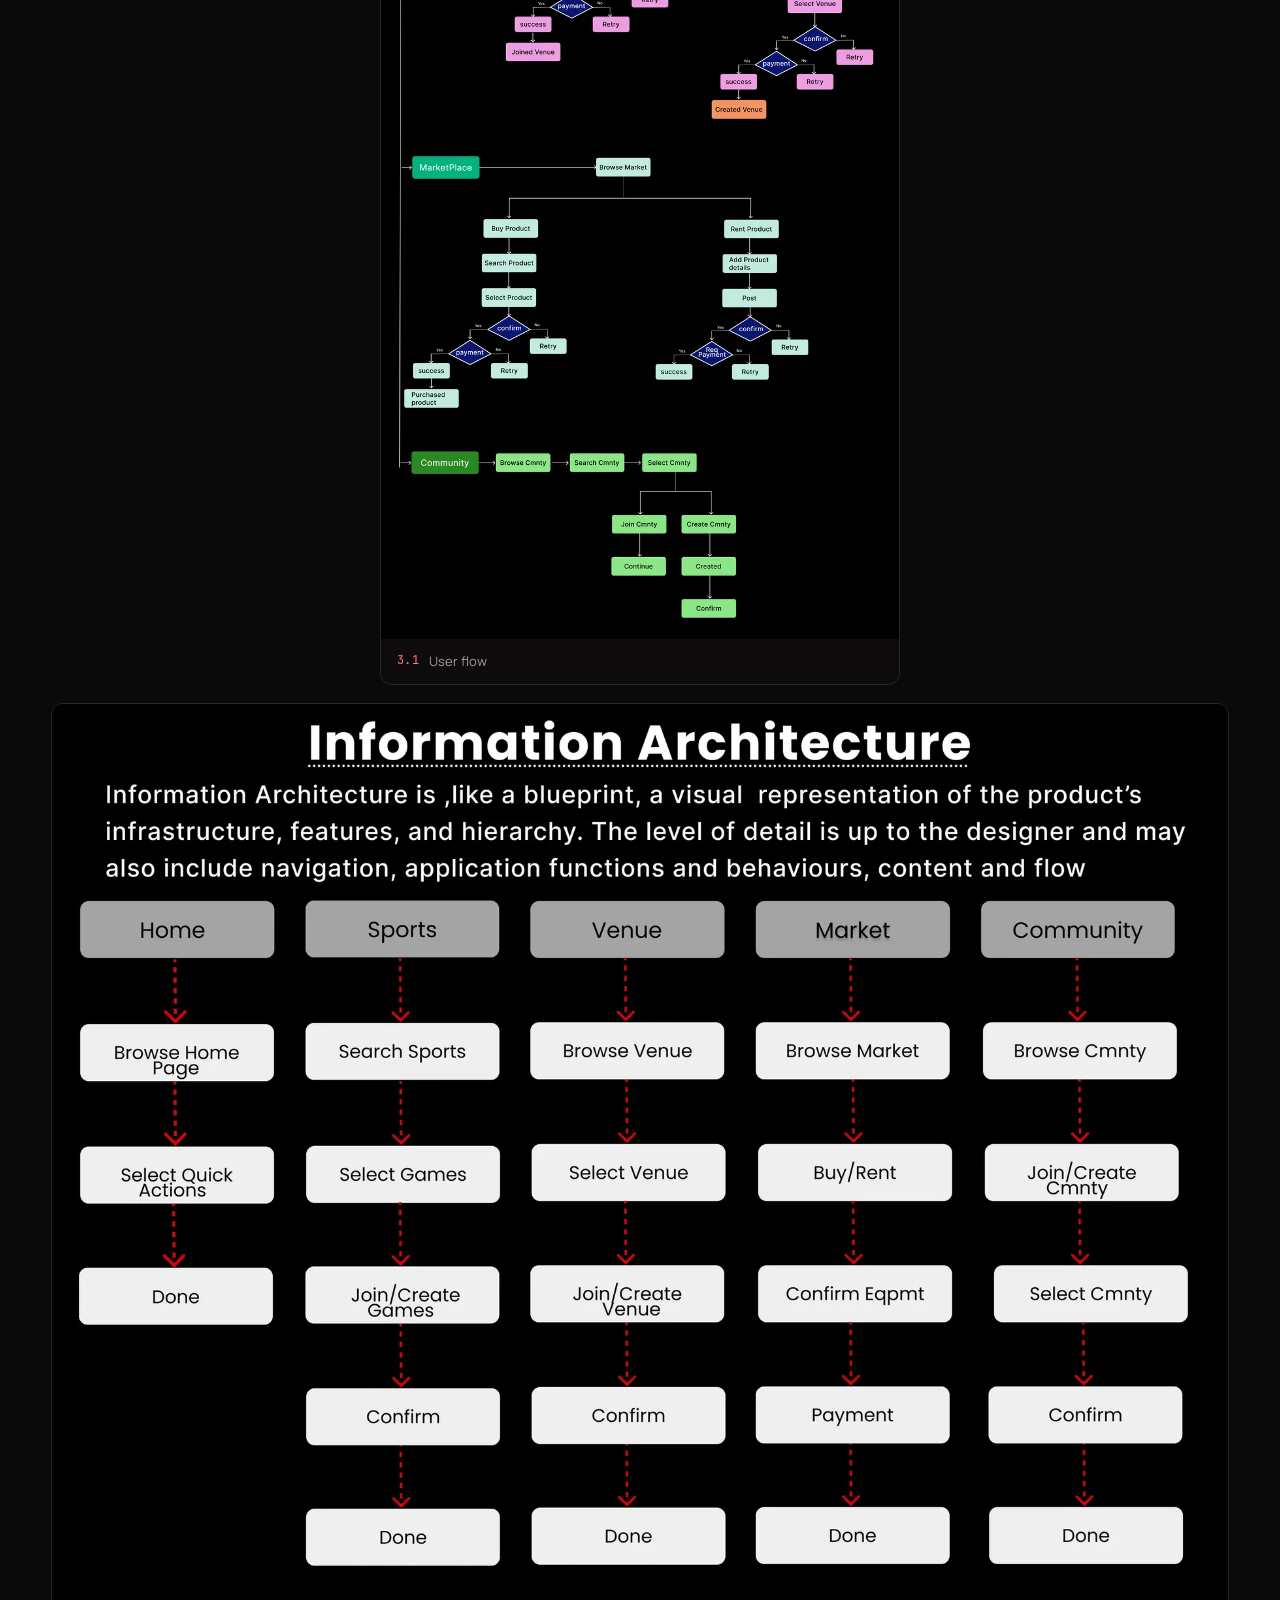
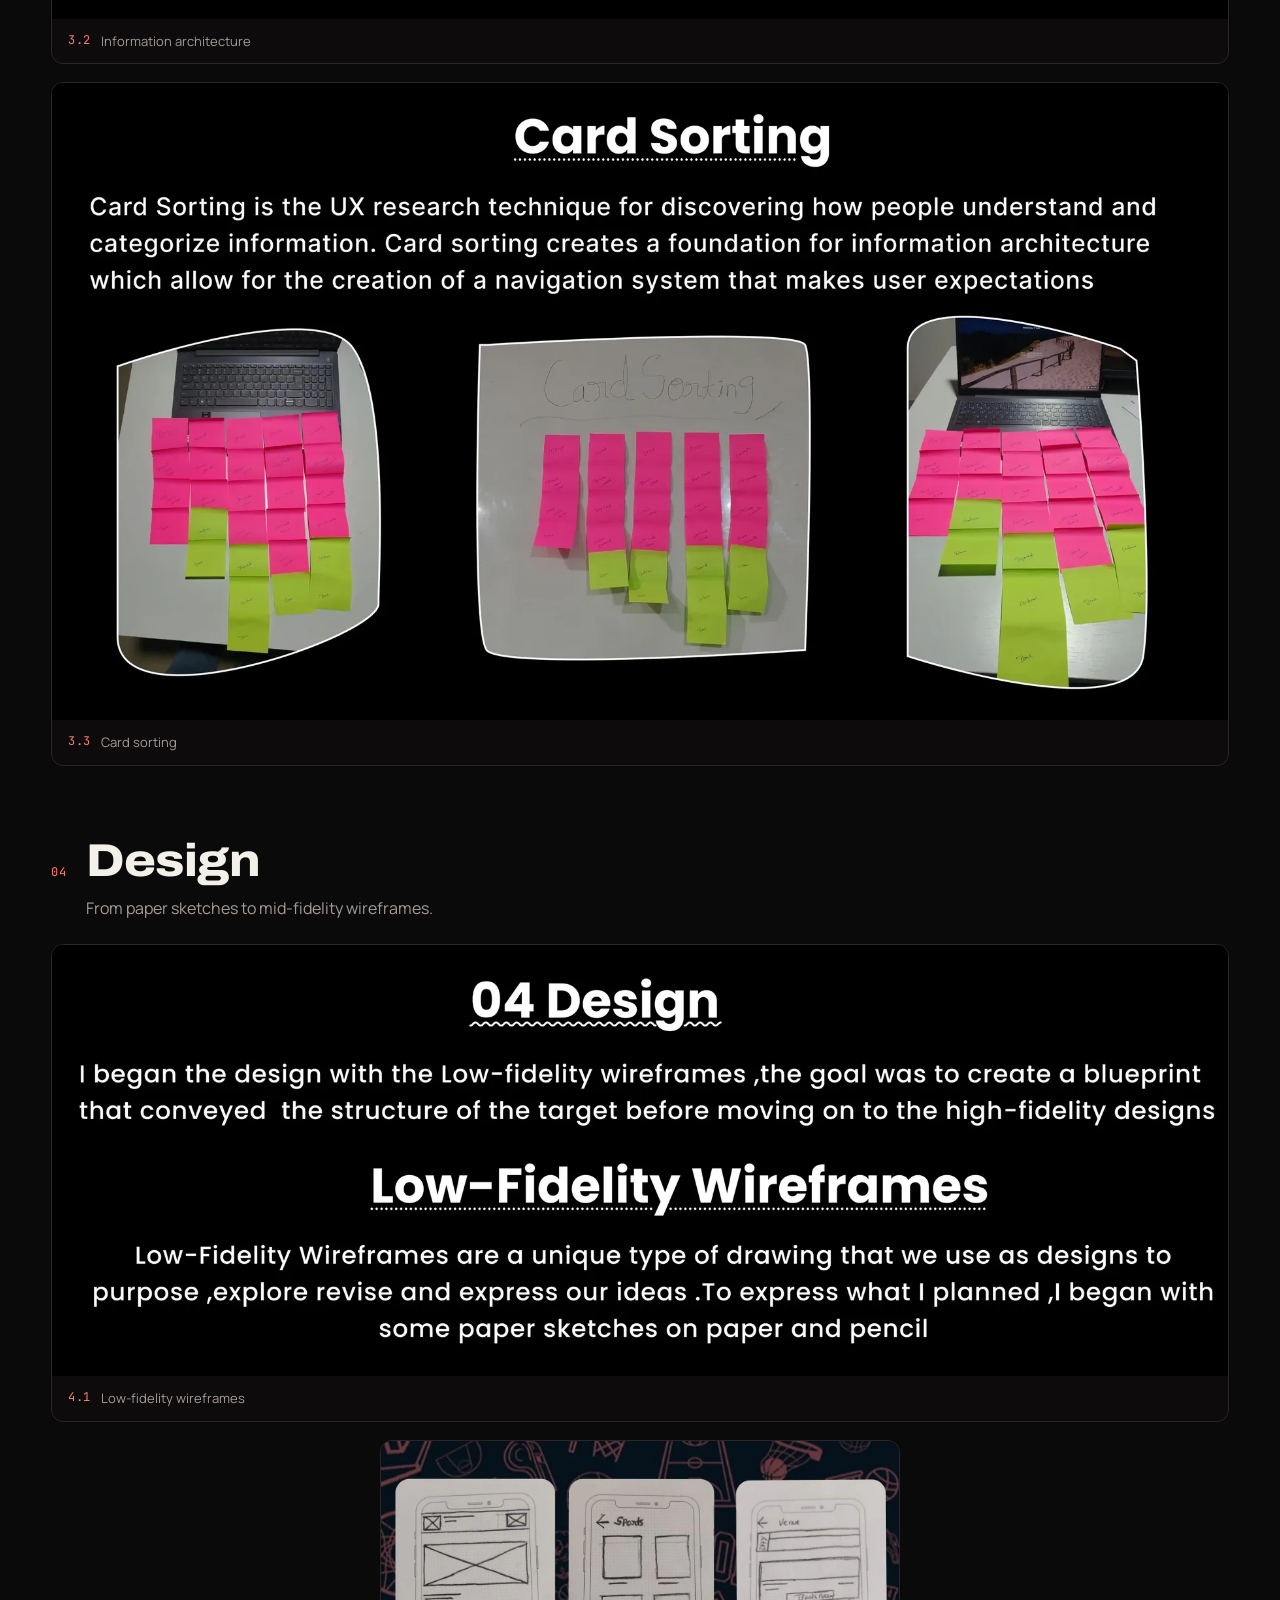
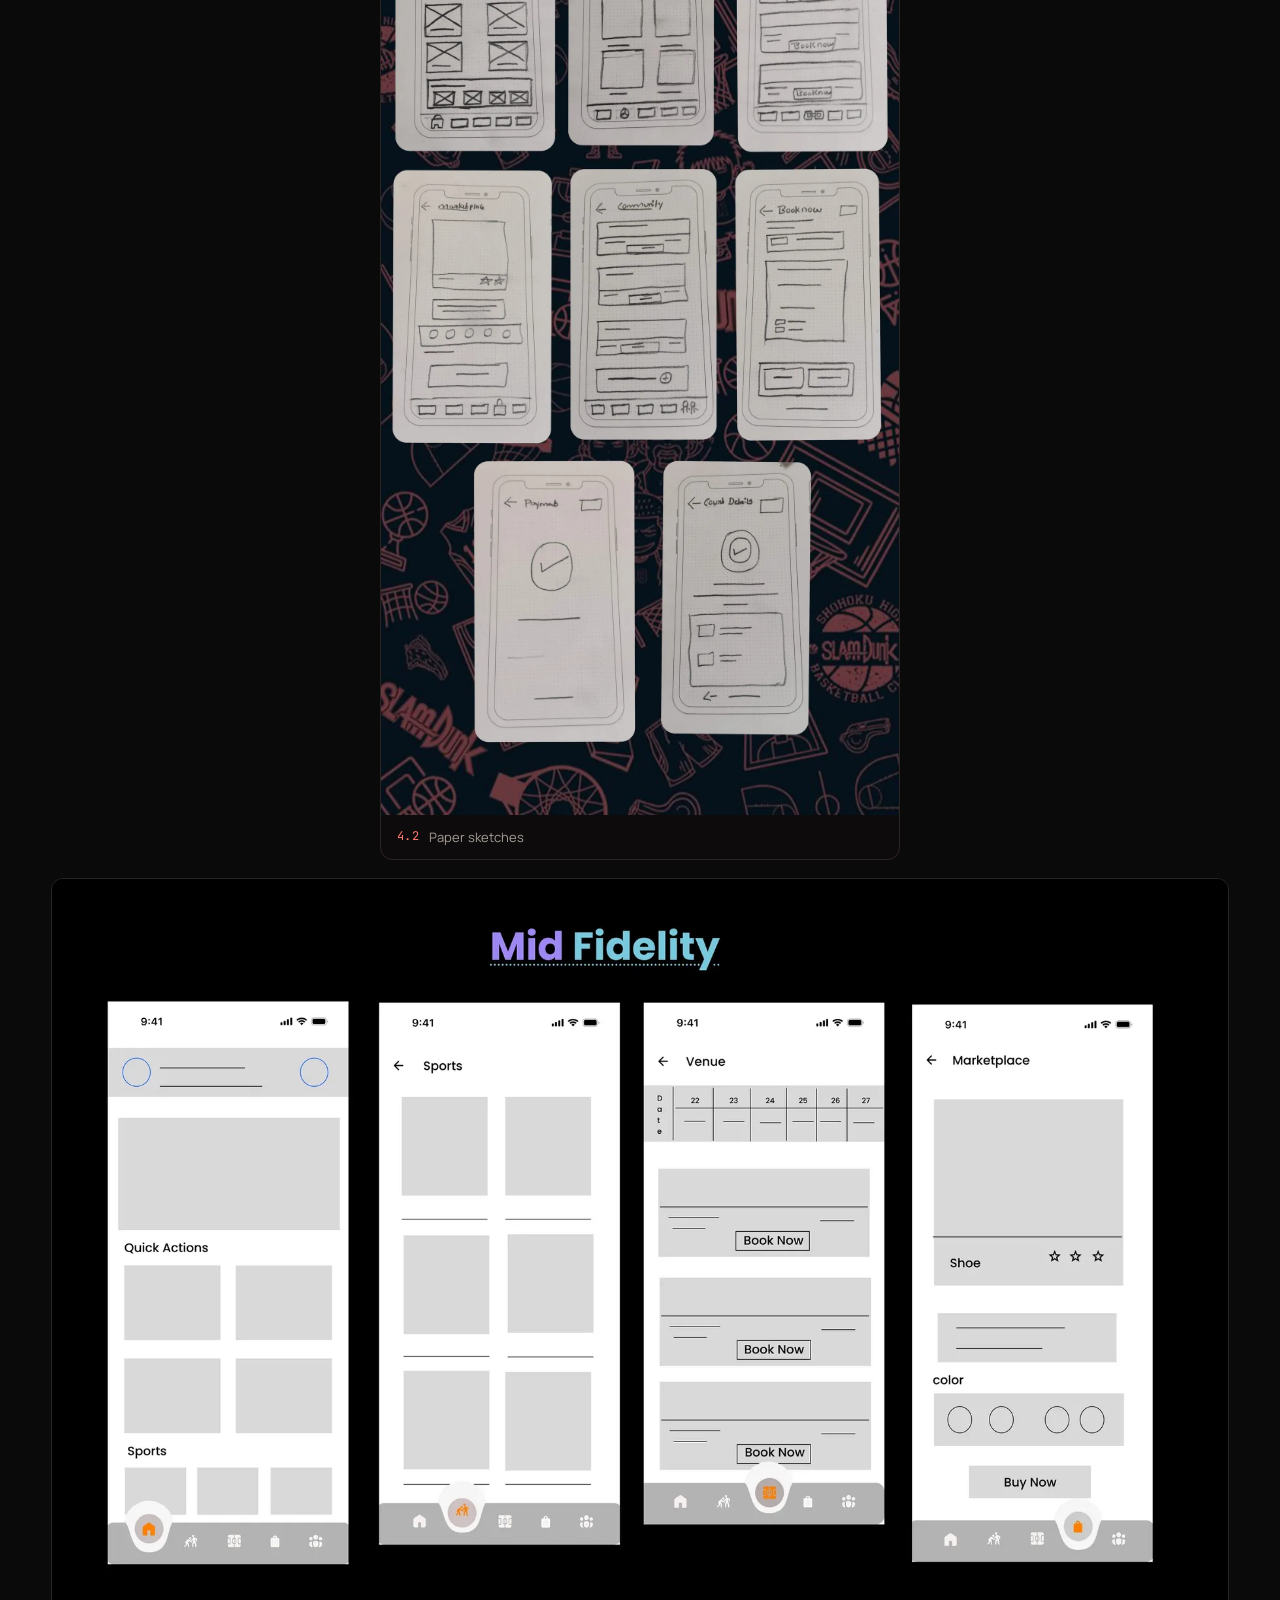
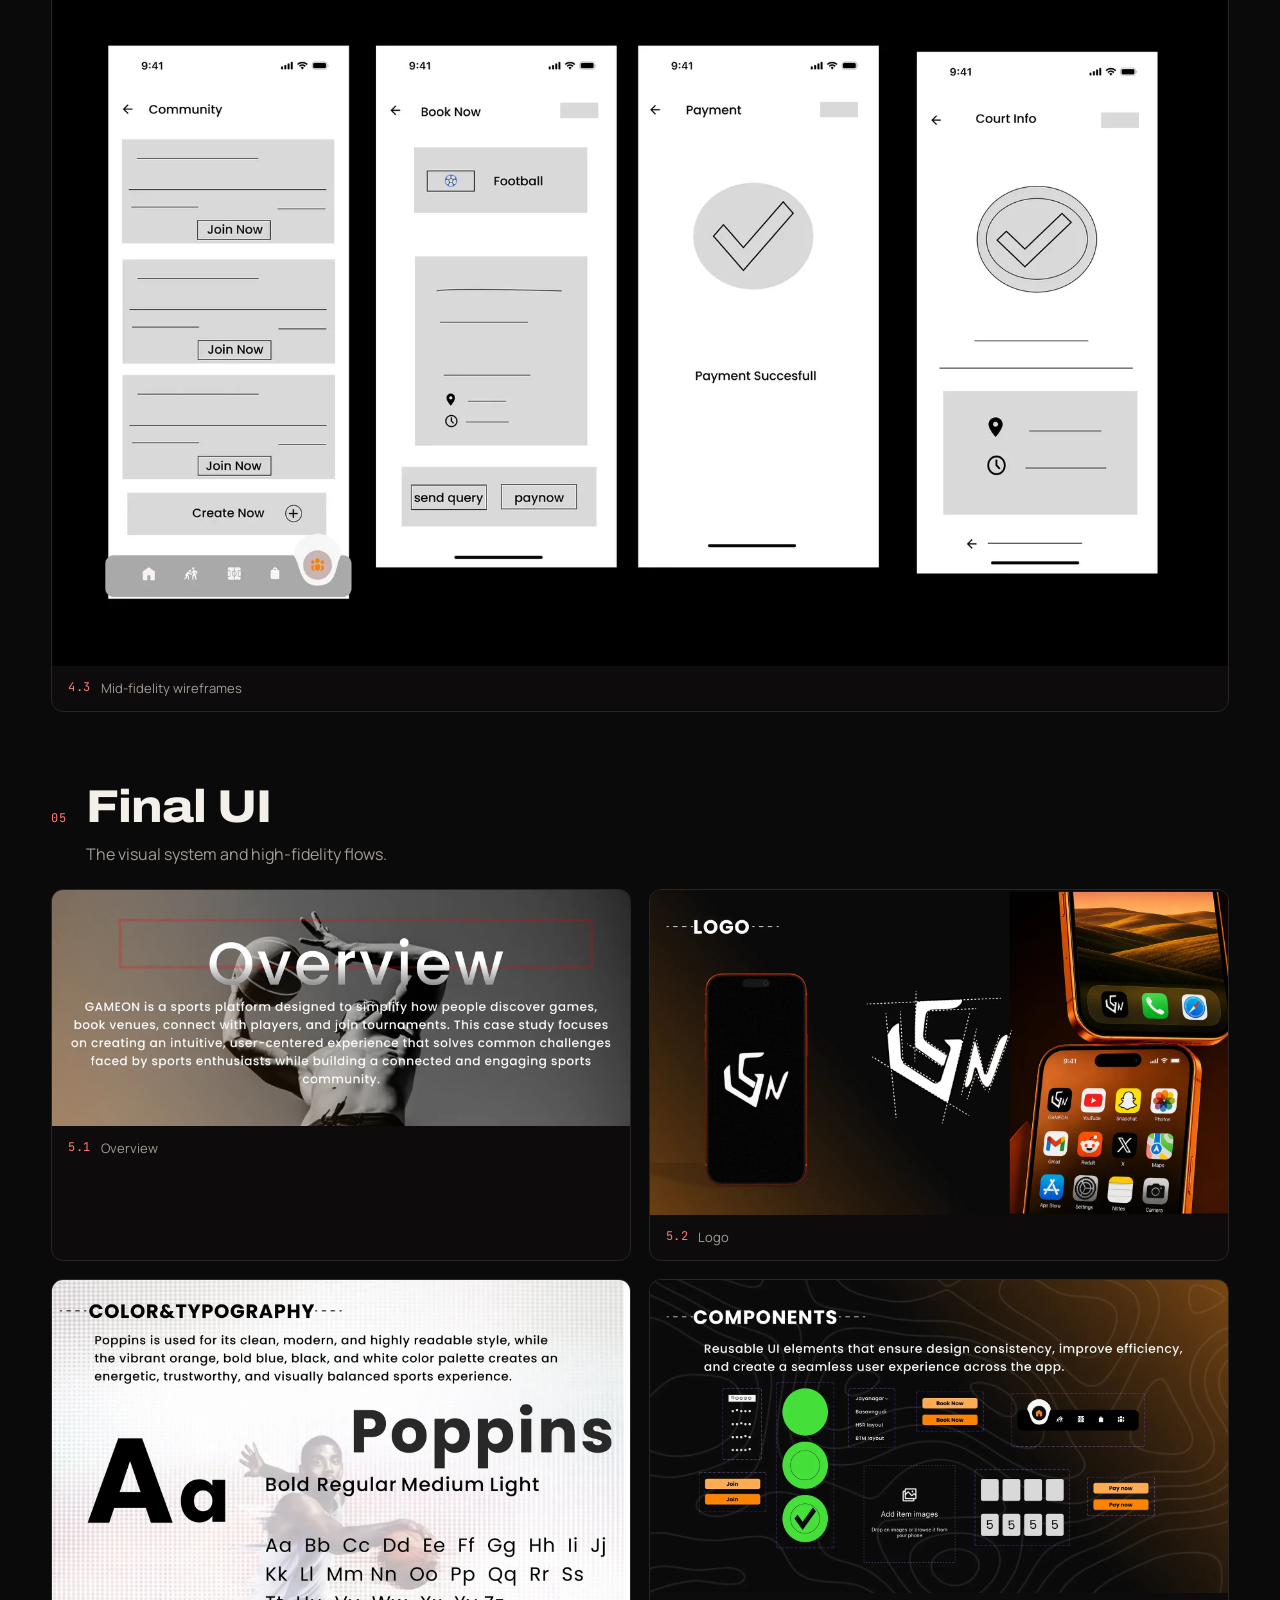
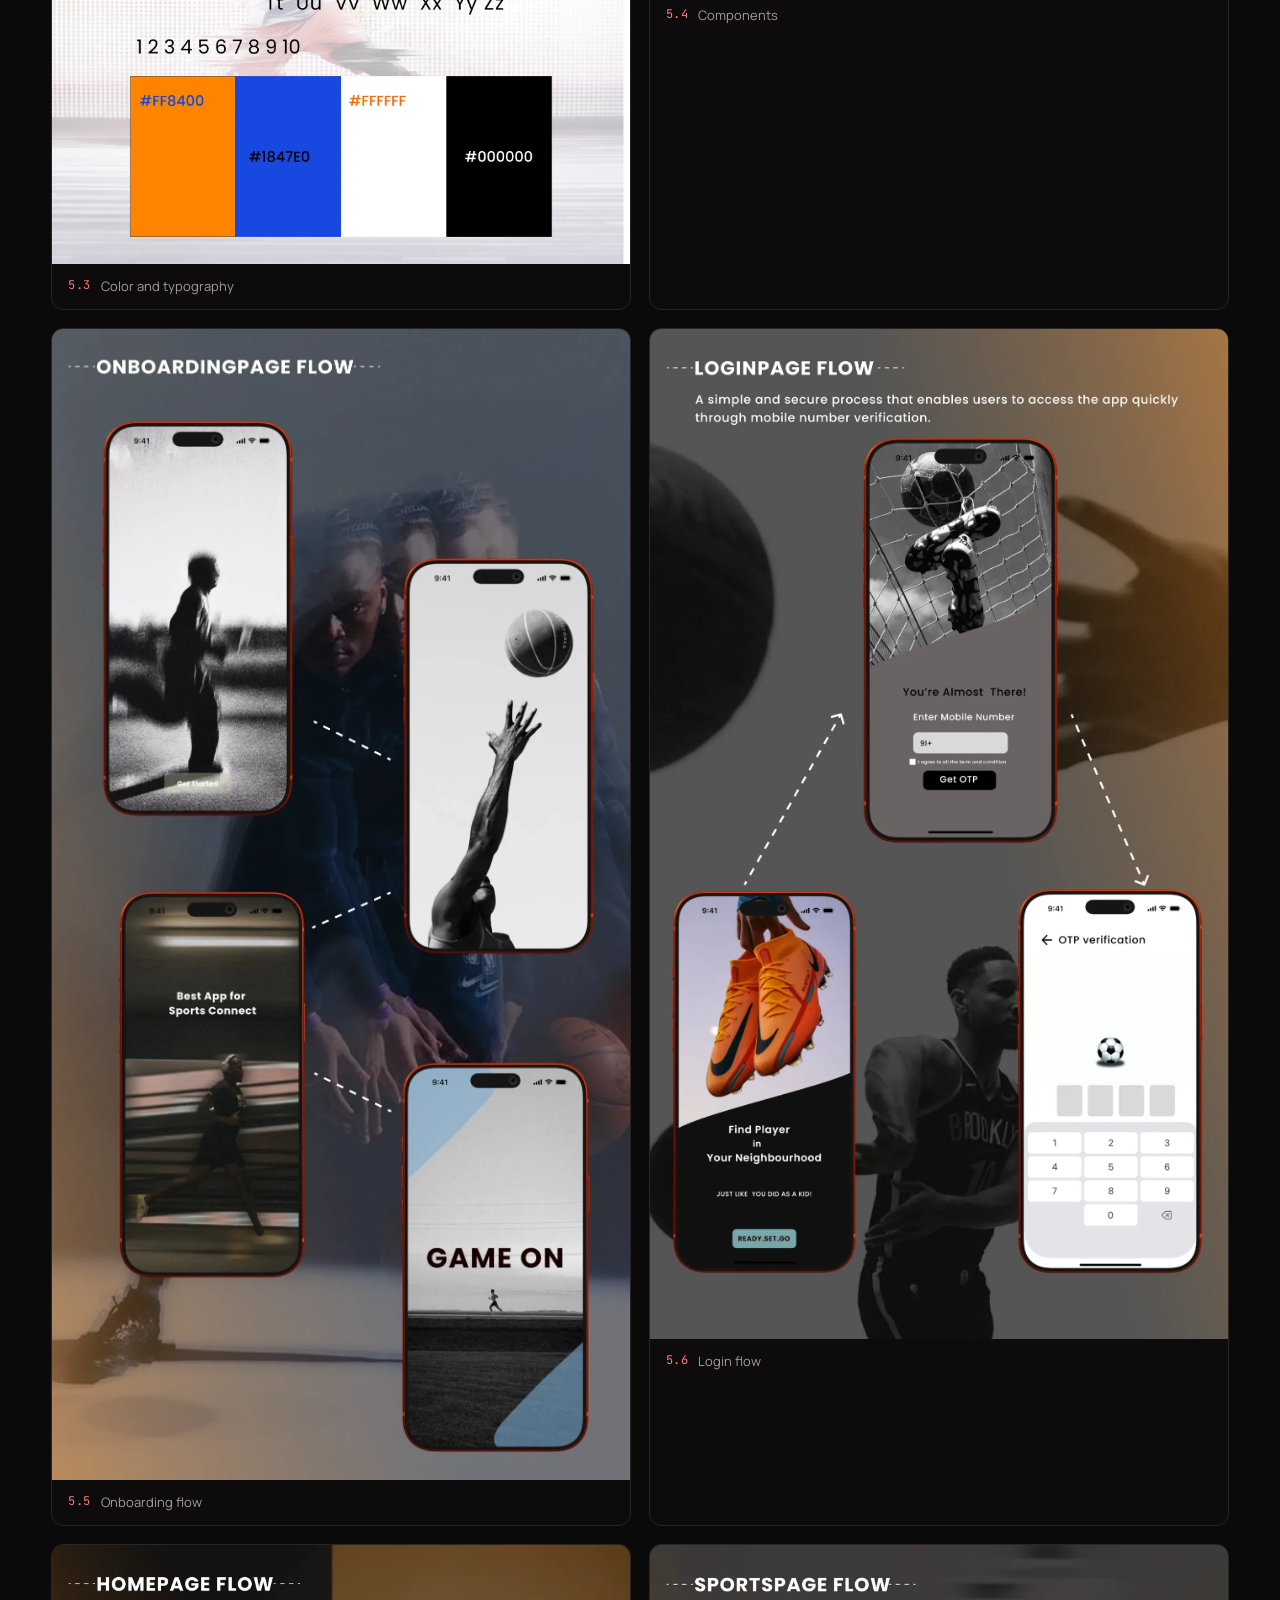
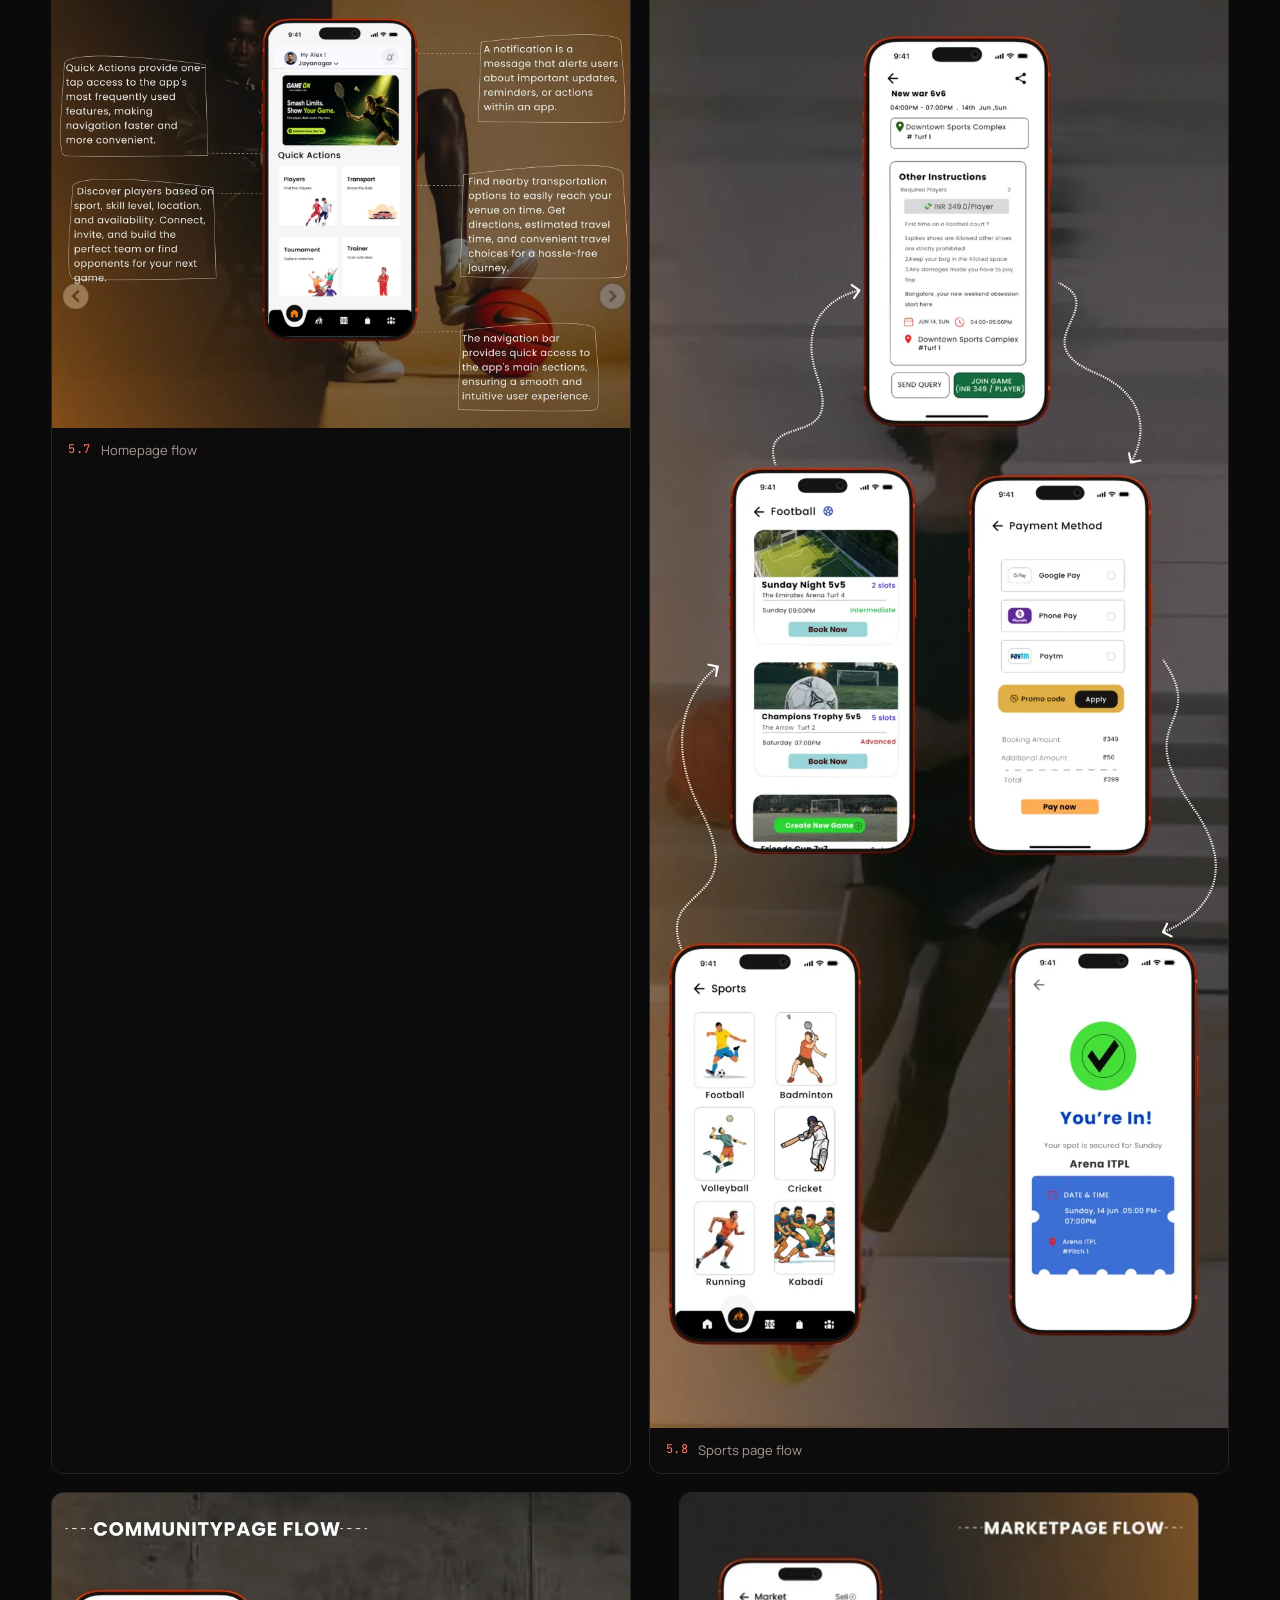
<file: gameon.html>
<!DOCTYPE html>
<html lang="en">
<head>
<meta charset="utf-8">
<meta name="viewport" content="width=device-width, initial-scale=1">
<title>GAMEON Case Study</title>
<meta name="description" content="Charan Billava is a UI/UX designer who also works in graphic design and branding, and builds front-end interfaces.">
<meta name="theme-color" content="#0b0a0a">
<link rel="preconnect" href="https://fonts.googleapis.com">
<link rel="preconnect" href="https://fonts.gstatic.com" crossorigin>
<link href="https://fonts.googleapis.com/css2?family=Archivo:wdth,wght@62..125,500..900&family=JetBrains+Mono:wght@400;600&family=Manrope:wght@400;500;600;700&display=swap" rel="stylesheet">
<link rel="stylesheet" href="styles.css">
</head>
<body>
<header class="top">
  <div class="wrap">
    <a class="logo" href="index.html"><i aria-hidden="true"></i>Charan Billava</a>
    <nav class="nav" aria-label="Main">
      <a href="index.html#uiux">← All work</a>
      <a class="btn" href="https://www.figma.com/design/YBjtwRJ6ncqwPy9Pjzq97A/GAMEON?node-id=1-3&amp;t=rM7k6KGETKrUPo64-1" target="_blank" rel="noopener">Figma ↗</a>
    </nav>
  </div>
</header>
<main>
  <section class="cs-hero">
    <div class="wrap">
      <p class="eyebrow">UX case study · Mobile app</p>
      <h1>GAMEON</h1>
      <p class="lede">An all-in-one sports app that helps players discover games, book venues, join tournaments, connect with teammates, hire coaches and get gear, so local sport is easier to organise and more fun to play.</p>
      <dl class="cs-facts">
        <div><dt>My role</dt><dd>UX research, UI design</dd></div>
        <div><dt>Timeline</dt><dd>16 weeks</dd></div>
        <div><dt>Output</dt><dd>50+ screens</dd></div>
        <div><dt>Tools</dt><dd>Figma, Ps, Ai</dd></div>
      </dl>
    </div>
    <div class="wrap" style="margin-top:28px"><figure style="margin:0;border-radius:16px;overflow:hidden;border:1px solid var(--line)"><img src="assets/ui/gameon-01.webp" alt="GAMEON app shown on two orange phones against a desert sunset"></figure></div>
  </section>
  <nav class="toc" aria-label="Case study sections"><div class="wrap"><a href="#overview">00 Overview</a><a href="#discover">01 Discover</a><a href="#define">02 Define</a><a href="#ideate">03 Ideate</a><a href="#design">04 Design</a><a href="#ui">05 Final UI</a></div></nav>
  <section class="phase" id="overview">
    <div class="wrap">
      <div class="phase-head"><span class="mono">00</span><h2>Overview</h2><p>What GAMEON is, the problems it tackles and how the 16 weeks were planned.</p></div>
      <div class="slides two"><figure><button type="button" data-full="assets/cs/cs-02.webp" data-cap="Project overview"><img src="assets/cs/cs-02.webp" alt="Project overview" loading="lazy"></button><figcaption><span class="mono">0.1</span>Project overview</figcaption></figure><figure><button type="button" data-full="assets/cs/cs-03.webp" data-cap="Problems"><img src="assets/cs/cs-03.webp" alt="Problems" loading="lazy"></button><figcaption><span class="mono">0.2</span>Problems</figcaption></figure><figure><button type="button" data-full="assets/cs/cs-04.webp" data-cap="Solutions"><img src="assets/cs/cs-04.webp" alt="Solutions" loading="lazy"></button><figcaption><span class="mono">0.3</span>Solutions</figcaption></figure><figure><button type="button" data-full="assets/cs/cs-05.webp" data-cap="Design thinking process"><img src="assets/cs/cs-05.webp" alt="Design thinking process" loading="lazy"></button><figcaption><span class="mono">0.4</span>Design thinking process</figcaption></figure><figure><button type="button" data-full="assets/cs/cs-06.webp" data-cap="Project duration: 16 weeks, 50+ screens"><img src="assets/cs/cs-06.webp" alt="Project duration: 16 weeks, 50+ screens" loading="lazy"></button><figcaption><span class="mono">0.5</span>Project duration: 16 weeks, 50+ screens</figcaption></figure></div>
    </div>
  </section>
  <section class="phase" id="discover">
    <div class="wrap">
      <div class="phase-head"><span class="mono">01</span><h2>Discover</h2><p>Understanding who plays, how they organise games today and where it breaks down.</p></div>
      <div class="slides two"><figure><button type="button" data-full="assets/cs/cs-07.webp" data-cap="Target audience"><img src="assets/cs/cs-07.webp" alt="Target audience" loading="lazy"></button><figcaption><span class="mono">1.1</span>Target audience</figcaption></figure><figure><button type="button" data-full="assets/cs/cs-08.webp" data-cap="User research questions"><img src="assets/cs/cs-08.webp" alt="User research questions" loading="lazy"></button><figcaption><span class="mono">1.2</span>User research questions</figcaption></figure><figure><button type="button" data-full="assets/cs/cs-09.webp" data-cap="Insights from interviews"><img src="assets/cs/cs-09.webp" alt="Insights from interviews" loading="lazy"></button><figcaption><span class="mono">1.3</span>Insights from interviews</figcaption></figure><figure><button type="button" data-full="assets/cs/cs-10.webp" data-cap="Survey results"><img src="assets/cs/cs-10.webp" alt="Survey results" loading="lazy"></button><figcaption><span class="mono">1.4</span>Survey results</figcaption></figure><figure><button type="button" data-full="assets/cs/cs-11.webp" data-cap="Competitive analysis: Playo, Hudle, Strava, Meetup"><img src="assets/cs/cs-11.webp" alt="Competitive analysis: Playo, Hudle, Strava, Meetup" loading="lazy"></button><figcaption><span class="mono">1.5</span>Competitive analysis: Playo, Hudle, Strava, Meetup</figcaption></figure></div>
    </div>
  </section>
  <section class="phase" id="define">
    <div class="wrap">
      <div class="phase-head"><span class="mono">02</span><h2>Define</h2><p>Turning research into a persona and a clear picture of the player’s experience.</p></div>
      <div class="slides two"><figure><button type="button" data-full="assets/cs/cs-12.webp" data-cap="User persona: Alex, 29, Bangalore"><img src="assets/cs/cs-12.webp" alt="User persona: Alex, 29, Bangalore" loading="lazy"></button><figcaption><span class="mono">2.1</span>User persona: Alex, 29, Bangalore</figcaption></figure><figure><button type="button" data-full="assets/cs/cs-13.webp" data-cap="Empathy map"><img src="assets/cs/cs-13.webp" alt="Empathy map" loading="lazy"></button><figcaption><span class="mono">2.2</span>Empathy map</figcaption></figure><figure><button type="button" data-full="assets/cs/cs-14.webp" data-cap="User journey map"><img src="assets/cs/cs-14.webp" alt="User journey map" loading="lazy"></button><figcaption><span class="mono">2.3</span>User journey map</figcaption></figure></div>
    </div>
  </section>
  <section class="phase" id="ideate">
    <div class="wrap">
      <div class="phase-head"><span class="mono">03</span><h2>Ideate</h2><p>Structuring features into flows and a navigation people expect.</p></div>
      <div class="slides "><figure style="max-width:520px;justify-self:center;width:100%"><button type="button" data-full="assets/cs/cs-15.webp" data-cap="User flow"><img src="assets/cs/cs-15.webp" alt="User flow" loading="lazy"></button><figcaption><span class="mono">3.1</span>User flow</figcaption></figure><figure><button type="button" data-full="assets/cs/cs-16.webp" data-cap="Information architecture"><img src="assets/cs/cs-16.webp" alt="Information architecture" loading="lazy"></button><figcaption><span class="mono">3.2</span>Information architecture</figcaption></figure><figure><button type="button" data-full="assets/cs/cs-17.webp" data-cap="Card sorting"><img src="assets/cs/cs-17.webp" alt="Card sorting" loading="lazy"></button><figcaption><span class="mono">3.3</span>Card sorting</figcaption></figure></div>
    </div>
  </section>
  <section class="phase" id="design">
    <div class="wrap">
      <div class="phase-head"><span class="mono">04</span><h2>Design</h2><p>From paper sketches to mid-fidelity wireframes.</p></div>
      <div class="slides "><figure><button type="button" data-full="assets/cs/cs-18.webp" data-cap="Low-fidelity wireframes"><img src="assets/cs/cs-18.webp" alt="Low-fidelity wireframes" loading="lazy"></button><figcaption><span class="mono">4.1</span>Low-fidelity wireframes</figcaption></figure><figure style="max-width:520px;justify-self:center;width:100%"><button type="button" data-full="assets/cs/cs-19.webp" data-cap="Paper sketches"><img src="assets/cs/cs-19.webp" alt="Paper sketches" loading="lazy"></button><figcaption><span class="mono">4.2</span>Paper sketches</figcaption></figure><figure><button type="button" data-full="assets/cs/cs-20.webp" data-cap="Mid-fidelity wireframes"><img src="assets/cs/cs-20.webp" alt="Mid-fidelity wireframes" loading="lazy"></button><figcaption><span class="mono">4.3</span>Mid-fidelity wireframes</figcaption></figure></div>
    </div>
  </section>
  <section class="phase" id="ui">
    <div class="wrap">
      <div class="phase-head"><span class="mono">05</span><h2>Final UI</h2><p>The visual system and high-fidelity flows.</p></div>
      <div class="slides two"><figure><button type="button" data-full="assets/ui/gameon-02.webp" data-cap="Overview"><img src="assets/ui/gameon-02.webp" alt="Overview" loading="lazy"></button><figcaption><span class="mono">5.1</span>Overview</figcaption></figure><figure><button type="button" data-full="assets/ui/gameon-03.webp" data-cap="Logo"><img src="assets/ui/gameon-03.webp" alt="Logo" loading="lazy"></button><figcaption><span class="mono">5.2</span>Logo</figcaption></figure><figure><button type="button" data-full="assets/ui/gameon-04.webp" data-cap="Color and typography"><img src="assets/ui/gameon-04.webp" alt="Color and typography" loading="lazy"></button><figcaption><span class="mono">5.3</span>Color and typography</figcaption></figure><figure><button type="button" data-full="assets/ui/gameon-05.webp" data-cap="Components"><img src="assets/ui/gameon-05.webp" alt="Components" loading="lazy"></button><figcaption><span class="mono">5.4</span>Components</figcaption></figure><figure><button type="button" data-full="assets/ui/gameon-06.webp" data-cap="Onboarding flow"><img src="assets/ui/gameon-06.webp" alt="Onboarding flow" loading="lazy"></button><figcaption><span class="mono">5.5</span>Onboarding flow</figcaption></figure><figure><button type="button" data-full="assets/ui/gameon-07.webp" data-cap="Login flow"><img src="assets/ui/gameon-07.webp" alt="Login flow" loading="lazy"></button><figcaption><span class="mono">5.6</span>Login flow</figcaption></figure><figure><button type="button" data-full="assets/ui/gameon-08.webp" data-cap="Homepage flow"><img src="assets/ui/gameon-08.webp" alt="Homepage flow" loading="lazy"></button><figcaption><span class="mono">5.7</span>Homepage flow</figcaption></figure><figure><button type="button" data-full="assets/ui/gameon-09.webp" data-cap="Sports page flow"><img src="assets/ui/gameon-09.webp" alt="Sports page flow" loading="lazy"></button><figcaption><span class="mono">5.8</span>Sports page flow</figcaption></figure><figure><button type="button" data-full="assets/ui/gameon-11.webp" data-cap="Community flow"><img src="assets/ui/gameon-11.webp" alt="Community flow" loading="lazy"></button><figcaption><span class="mono">5.9</span>Community flow</figcaption></figure><figure style="max-width:520px;justify-self:center;width:100%"><button type="button" data-full="assets/ui/gameon-10.webp" data-cap="Marketplace flow"><img src="assets/ui/gameon-10.webp" alt="Marketplace flow" loading="lazy"></button><figcaption><span class="mono">5.10</span>Marketplace flow</figcaption></figure></div>
    </div>
  </section>
  <div class="wrap">
    <div class="next">
      <div><p class="eyebrow">Next</p><h3>See the graphic design work</h3></div>
      <a class="btn primary" href="index.html#graphic">Posters and campaigns →</a>
    </div>
  </div>
</main>
<footer>
  <div class="wrap"><span>© 2026 Charan Billava · UI/UX Designer</span><a href="mailto:charanpoojari266@gmail.com">charanpoojari266@gmail.com</a></div>
</footer>
<div class="lightbox" id="lightbox" role="dialog" aria-modal="true" aria-label="Image preview">
  <span class="cap" id="lb-cap"></span>
  <button class="btn close" type="button" id="lb-close">Close ✕</button>
  <img id="lb-img" alt="">
</div>
<script src="site.js"></script>
</body>
</html>
</file>
<file: styles.css>
/* Layout idea: a dark studio grid. Work is ordered by priority: UI/UX gets the full-width feature, graphic design a poster wall, branding a compact closing row. */
:root {
  --ink: #0b0a0a;
  --panel: #151212;
  --line: #2b2523;
  --paper: #f3efe9;
  --muted: #a49c96;
  --red: #f1261d;
  --red-soft: #ff7a70;
  --display: "Archivo", "Arial Narrow", system-ui, sans-serif;
  --body: "Manrope", system-ui, -apple-system, "Segoe UI", sans-serif;
  --mono: "JetBrains Mono", ui-monospace, "SFMono-Regular", Menlo, monospace;
  --gutter: clamp(16px, 4vw, 56px);
  --max: 1320px;
  color-scheme: dark;
}

* { box-sizing: border-box; }
html { scroll-behavior: smooth; }
@media (prefers-reduced-motion: reduce) { html { scroll-behavior: auto; } * { animation: none !important; transition: none !important; } }
body {
  margin: 0;
  background: var(--ink);
  color: var(--paper);
  font-family: var(--body);
  font-size: 16px;
  line-height: 1.6;
  -webkit-font-smoothing: antialiased;
}
body::before {
  content: "";
  position: fixed; inset: 0; z-index: -1; pointer-events: none;
  background-image: linear-gradient(#ffffff07 1px, transparent 1px), linear-gradient(90deg, #ffffff07 1px, transparent 1px);
  background-size: 64px 64px;
  mask-image: linear-gradient(to bottom, #000 0%, transparent 70%);
}
img, video { max-width: 100%; height: auto; display: block; }
a { color: inherit; }
a:focus-visible, button:focus-visible, input:focus-visible, textarea:focus-visible { outline: 2px solid var(--red); outline-offset: 3px; }

.wrap { width: min(var(--max), 100%); margin: 0 auto; padding: 0 var(--gutter); }
.mono { font-family: var(--mono); font-size: 12px; letter-spacing: .04em; }
.eyebrow { font-family: var(--mono); font-size: 12px; letter-spacing: .08em; text-transform: uppercase; color: var(--red-soft); margin: 0; }
h1, h2, h3 { font-family: var(--display); font-weight: 800; font-stretch: 112%; letter-spacing: -.02em; line-height: 1; margin: 0; text-wrap: balance; }

/* ---------- Header ---------- */
.top {
  position: sticky; top: 0; z-index: 20;
  background: #0b0a0ae6; backdrop-filter: blur(14px);
  border-bottom: 1px solid var(--line);
}
.top .wrap { display: flex; align-items: center; justify-content: space-between; gap: 16px; min-height: 64px; }
.logo { display: flex; align-items: center; gap: 10px; text-decoration: none; font-family: var(--display); font-weight: 800; font-stretch: 115%; font-size: 15px; letter-spacing: .02em; text-transform: uppercase; }
.logo i { width: 10px; height: 10px; background: var(--red); transform: rotate(45deg); }
.nav { display: flex; align-items: center; gap: clamp(10px, 2vw, 26px); }
.nav a { text-decoration: none; font-size: 14px; color: var(--muted); font-weight: 600; }
.nav a:hover { color: var(--paper); }
.nav .num { font-family: var(--mono); font-size: 11px; color: var(--red-soft); margin-right: 4px; }
.btn {
  display: inline-flex; align-items: center; gap: 8px;
  padding: 11px 18px; border-radius: 999px;
  font-weight: 700; font-size: 14px; text-decoration: none;
  border: 1px solid var(--line); background: transparent; color: var(--paper); cursor: pointer;
  transition: background .2s, border-color .2s, color .2s;
}
.btn:hover { border-color: var(--paper); }
.btn.primary { background: var(--red); border-color: var(--red); color: #fff; }
.btn.primary:hover { background: #d81c14; }
.nav .btn { padding: 8px 14px; color: var(--paper); }
@media (max-width: 760px) { .nav a:not(.btn) { display: none; } }

/* ---------- Hero ---------- */
.hero { padding: clamp(48px, 8vw, 96px) 0 clamp(40px, 6vw, 72px); }
.hero-grid { display: grid; grid-template-columns: 1.05fr .95fr; gap: clamp(28px, 5vw, 64px); align-items: center; }
.hero h1 { font-size: clamp(44px, 6.6vw, 92px); line-height: .95; margin: 18px 0 22px; }
.hero h1 em { font-style: normal; color: var(--red); }
.hero .lede { max-width: 54ch; color: #cfc8c2; font-size: clamp(16px, 1.4vw, 18px); margin: 0 0 28px; }
.hero-actions { display: flex; flex-wrap: wrap; gap: 12px; }
.disciplines { display: grid; grid-template-columns: repeat(3, 1fr); gap: 0; margin-top: 40px; border-top: 1px solid var(--line); }
.disciplines a { text-decoration: none; padding: 16px 16px 0 0; display: grid; gap: 4px; }
.disciplines a + a { padding-left: 16px; border-left: 1px solid var(--line); }
.disciplines b { font-family: var(--display); font-stretch: 110%; font-size: 17px; }
.disciplines span { color: var(--muted); font-size: 13px; line-height: 1.4; }
.disciplines .mono { color: var(--red-soft); }
.disciplines a:first-child b { color: var(--paper); }
.disciplines a:first-child .mono::after { content: " · focus"; color: var(--muted); }

.hero-visual { position: relative; }
.hero-visual .frame { border-radius: 14px; overflow: hidden; border: 1px solid var(--line); box-shadow: 0 30px 80px #000a; }
.hero-visual .frame img { width: 100%; aspect-ratio: 16/10; object-fit: cover; }
.code-chip {
  position: absolute; left: -18px; bottom: -26px;
  background: #121010; border: 1px solid var(--line); border-radius: 10px;
  padding: 12px 14px; font-family: var(--mono); font-size: 12px; line-height: 1.7; color: #d9d2cc;
  box-shadow: 0 14px 40px #000c;
}
.code-chip .k { color: var(--red-soft); } .code-chip .v { color: #ffb36b; } .code-chip .c { color: #6f6863; }
.tag-chip { position: absolute; right: 14px; top: 14px; background: #0b0a0acc; border: 1px solid #ffffff22; border-radius: 999px; padding: 6px 12px; font-family: var(--mono); font-size: 11px; }
@media (max-width: 900px) { .hero-grid { grid-template-columns: 1fr; } .code-chip { left: 12px; } }
@media (max-width: 520px) { .disciplines { grid-template-columns: 1fr; } .disciplines a + a { border-left: 0; padding-left: 0; border-top: 1px solid var(--line); padding-bottom: 12px; } .code-chip { display: none; } }

/* ---------- Section heads ---------- */
section.block { padding: clamp(56px, 9vw, 112px) 0; border-top: 1px solid var(--line); }
.head { display: grid; grid-template-columns: auto 1fr auto; gap: 20px 32px; align-items: end; margin-bottom: clamp(28px, 4vw, 48px); }
.head .index { font-family: var(--display); font-weight: 800; font-stretch: 125%; font-size: clamp(56px, 8vw, 112px); line-height: .8; color: transparent; -webkit-text-stroke: 1.5px var(--red); }
.head h2 { font-size: clamp(32px, 4.4vw, 60px); }
.head p { margin: 10px 0 0; color: var(--muted); max-width: 52ch; }
@media (max-width: 760px) { .head { grid-template-columns: 1fr; } .head .index { font-size: 56px; } }

/* ---------- UI/UX feature ---------- */
.feature { border: 1px solid var(--line); border-radius: 18px; overflow: hidden; background: var(--panel); }
.feature-cover { position: relative; }
.feature-cover img { width: 100%; aspect-ratio: 16/9; object-fit: cover; }
.feature-cover .tag-chip { top: 18px; right: 18px; }
.feature-body { display: grid; grid-template-columns: 1.2fr .8fr; gap: clamp(24px, 4vw, 56px); padding: clamp(22px, 4vw, 48px); }
.feature-body h3 { font-size: clamp(28px, 3.4vw, 44px); margin: 8px 0 14px; }
.feature-body p { color: #cfc8c2; margin: 0 0 18px; max-width: 60ch; }
.meta { display: grid; grid-template-columns: 1fr 1fr; gap: 1px; background: var(--line); border: 1px solid var(--line); border-radius: 12px; overflow: hidden; align-self: start; }
.meta div { background: var(--panel); padding: 14px 16px; }
.meta dt { font-family: var(--mono); font-size: 11px; text-transform: uppercase; letter-spacing: .08em; color: var(--muted); }
.meta dd { margin: 4px 0 0; font-weight: 700; font-variant-numeric: tabular-nums; }
.meta .big { font-family: var(--display); font-stretch: 115%; font-size: 30px; line-height: 1.1; }
.feature-actions { display: flex; flex-wrap: wrap; gap: 12px; }
@media (max-width: 860px) { .feature-body { grid-template-columns: 1fr; } .feature-cover img { aspect-ratio: 16/9; } }

.ps { display: grid; grid-template-columns: 1fr 1fr; gap: 16px; margin-top: 20px; }
.ps-card { border: 1px solid var(--line); border-radius: 14px; padding: 22px; background: var(--panel); }
.ps-card h4 { margin: 0 0 12px; font-family: var(--mono); font-size: 12px; text-transform: uppercase; letter-spacing: .08em; color: var(--red-soft); }
.ps-card ul { margin: 0; padding-left: 18px; color: #d8d1cb; display: grid; gap: 6px; }
@media (max-width: 700px) { .ps { grid-template-columns: 1fr; } }

.process { margin-top: 20px; border: 1px solid var(--line); border-radius: 14px; padding: 22px; background: var(--panel); }
.process-head { display: flex; justify-content: space-between; align-items: baseline; flex-wrap: wrap; gap: 8px; margin-bottom: 18px; }
.process-head h4 { margin: 0; font-family: var(--mono); font-size: 12px; text-transform: uppercase; letter-spacing: .08em; color: var(--red-soft); }
.track { position: relative; display: grid; grid-template-columns: repeat(16, 1fr); gap: 0; height: 8px; border-radius: 4px; background: #231e1d; margin-bottom: 14px; }
.track span { height: 8px; border-radius: 4px; }
.steps { display: grid; grid-template-columns: repeat(5, 1fr); gap: 12px; }
.step { border-top: 2px solid var(--c); padding-top: 10px; }
.step b { display: block; font-family: var(--display); font-stretch: 110%; font-size: 17px; }
.step .mono { color: var(--muted); }
.step p { margin: 6px 0 0; font-size: 13px; color: var(--muted); line-height: 1.5; }
@media (max-width: 860px) { .steps { grid-template-columns: 1fr 1fr; } }
@media (max-width: 460px) { .steps { grid-template-columns: 1fr; } }

.screens-head { display: flex; justify-content: space-between; align-items: end; gap: 16px; margin: 44px 0 16px; flex-wrap: wrap; }
.screens-head h3 { font-size: clamp(22px, 2.4vw, 30px); }
.scroller-btns { display: flex; gap: 8px; }
.scroller-btns button { width: 42px; height: 42px; border-radius: 50%; border: 1px solid var(--line); background: transparent; color: var(--paper); font-size: 18px; cursor: pointer; }
.scroller-btns button:hover { border-color: var(--paper); }
.screens { display: grid; grid-auto-flow: column; grid-auto-columns: minmax(260px, 30%); gap: 16px; overflow-x: auto; scroll-snap-type: x mandatory; padding-bottom: 12px; scrollbar-width: thin; scrollbar-color: var(--line) transparent; }
.screens figure { margin: 0; scroll-snap-align: start; }
.screens button.shot { all: unset; cursor: zoom-in; display: block; width: 100%; border-radius: 12px; overflow: hidden; border: 1px solid var(--line); background: #111; }
.screens button.shot:focus-visible { outline: 2px solid var(--red); outline-offset: 3px; }
.screens img { width: 100%; height: 340px; object-fit: cover; object-position: top; transition: transform .4s; }
.screens button.shot:hover img { transform: scale(1.03); }
.screens figcaption { display: flex; gap: 8px; margin-top: 10px; font-size: 14px; font-weight: 600; }
.screens figcaption .mono { color: var(--red-soft); }
@media (max-width: 700px) { .screens { grid-auto-columns: 78%; } }

/* ---------- Graphic design ---------- */
.posters { display: grid; grid-template-columns: repeat(auto-fill, minmax(190px, 1fr)); gap: 18px; }
.poster { margin: 0; }
.poster button { all: unset; cursor: zoom-in; display: block; width: 100%; border-radius: 8px; overflow: hidden; background: #111; box-shadow: 0 16px 40px #0009; transition: transform .3s; }
.poster button:hover { transform: translateY(-4px) rotate(-.6deg); }
.poster button:focus-visible { outline: 2px solid var(--red); outline-offset: 3px; }
.poster img { width: 100%; aspect-ratio: 3/4.2; object-fit: cover; }
.poster figcaption { margin-top: 10px; display: grid; }
.poster figcaption b { font-size: 14px; }
.poster figcaption span { font-size: 12px; color: var(--muted); font-family: var(--mono); }
.motion { display: grid; grid-template-columns: 1.4fr 1fr; gap: clamp(20px, 3vw, 40px); align-items: center; margin-top: 40px; border: 1px solid var(--line); border-radius: 16px; padding: clamp(14px, 2vw, 22px); background: var(--panel); }
.motion video { width: 100%; border-radius: 10px; aspect-ratio: 16/9; object-fit: cover; background: #000; }
.motion h3 { font-size: clamp(22px, 2.4vw, 30px); margin: 8px 0 10px; }
.motion p { color: var(--muted); margin: 0 0 16px; }
@media (max-width: 760px) { .motion { grid-template-columns: 1fr; } }

/* ---------- Branding ---------- */
.brands { display: grid; grid-template-columns: 1fr 1fr; gap: 18px; }
.brand { border: 1px solid var(--line); border-radius: 16px; overflow: hidden; background: var(--panel); display: grid; }
.brand .pair { display: grid; grid-template-columns: 1.6fr 1fr; gap: 1px; background: var(--line); }
.brand .pair button { all: unset; cursor: zoom-in; display: block; overflow: hidden; }
.brand .pair button:focus-visible { outline: 2px solid var(--red); outline-offset: -2px; }
.brand .pair img { width: 100%; height: 220px; object-fit: cover; }
.brand-body { padding: 20px 22px 22px; display: grid; gap: 8px; }
.brand-body h3 { font-size: 24px; }
.brand-body p { margin: 0; color: var(--muted); font-size: 15px; }
.brand-body .row { display: flex; justify-content: space-between; align-items: center; flex-wrap: wrap; gap: 10px; margin-top: 6px; }
.chips { display: flex; flex-wrap: wrap; gap: 6px; }
.chip { font-family: var(--mono); font-size: 11px; padding: 4px 10px; border-radius: 999px; border: 1px solid var(--line); color: #d8d1cb; }
.link { color: var(--red-soft); font-weight: 700; font-size: 14px; text-decoration: none; }
.link:hover { text-decoration: underline; }
@media (max-width: 820px) { .brands { grid-template-columns: 1fr; } }

/* ---------- About ---------- */
.about { display: grid; grid-template-columns: .8fr 1.2fr; gap: clamp(28px, 5vw, 64px); align-items: start; }
.about .portrait { border-radius: 16px; overflow: hidden; border: 1px solid var(--line); background: #e9e4dd; }
.about .portrait img { width: 100%; aspect-ratio: 1/1.02; object-fit: cover; }
.about h2 { font-size: clamp(30px, 3.8vw, 52px); margin: 10px 0 18px; }
.about .bio { color: #d8d1cb; font-size: 17px; max-width: 60ch; margin: 0 0 28px; }
.skills { display: grid; grid-template-columns: repeat(3, 1fr); gap: 1px; background: var(--line); border: 1px solid var(--line); border-radius: 14px; overflow: hidden; }
.skills > div { background: var(--panel); padding: 18px; }
.skills h4 { margin: 0 0 10px; font-family: var(--mono); font-size: 12px; text-transform: uppercase; letter-spacing: .08em; color: var(--red-soft); }
.skills ul { list-style: none; padding: 0; margin: 0; display: grid; gap: 6px; font-size: 14px; }
.edu { display: grid; grid-template-columns: 1fr 1fr; gap: 16px; margin-top: 18px; }
.edu div { border-left: 2px solid var(--red); padding-left: 12px; }
.edu b { display: block; }
.edu span { color: var(--muted); font-size: 13px; font-family: var(--mono); }
@media (max-width: 900px) { .about { grid-template-columns: 1fr; } .about .portrait { max-width: 420px; } }
@media (max-width: 620px) { .skills, .edu { grid-template-columns: 1fr; } }

/* ---------- Contact ---------- */
.contact { display: grid; grid-template-columns: 1fr 1fr; gap: clamp(28px, 5vw, 64px); }
.contact h2 { font-size: clamp(40px, 6vw, 84px); margin: 10px 0 18px; }
.contact h2 em { font-style: normal; color: var(--red); }
.contact .lede { color: #cfc8c2; max-width: 46ch; margin: 0 0 26px; }
.links { display: grid; gap: 0; border-top: 1px solid var(--line); }
.links a { display: flex; justify-content: space-between; gap: 16px; padding: 16px 0; border-bottom: 1px solid var(--line); text-decoration: none; }
.links a span:first-child { font-family: var(--mono); font-size: 12px; text-transform: uppercase; letter-spacing: .08em; color: var(--muted); }
.links a span:last-child { font-weight: 700; overflow-wrap: anywhere; text-align: right; }
.links a:hover span:last-child { color: var(--red-soft); }
form { border: 1px solid var(--line); border-radius: 16px; padding: clamp(18px, 3vw, 30px); background: var(--panel); display: grid; gap: 14px; align-content: start; }
form .two { display: grid; grid-template-columns: 1fr 1fr; gap: 14px; }
label { display: grid; gap: 6px; font-size: 13px; font-weight: 600; color: #d8d1cb; }
input, textarea { font: inherit; color: var(--paper); background: #0e0c0c; border: 1px solid var(--line); border-radius: 10px; padding: 12px 14px; }
textarea { min-height: 130px; resize: vertical; }
form .note { margin: 0; font-size: 12px; color: var(--muted); }
@media (max-width: 860px) { .contact { grid-template-columns: 1fr; } }
@media (max-width: 480px) { form .two { grid-template-columns: 1fr; } }

footer { border-top: 1px solid var(--line); padding: 24px 0 40px; }
footer .wrap { display: flex; justify-content: space-between; flex-wrap: wrap; gap: 12px; color: var(--muted); font-size: 13px; }
footer a { color: var(--muted); }

/* ---------- Lightbox ---------- */
.lightbox { position: fixed; inset: 0; z-index: 50; background: #050404f2; display: none; align-items: center; justify-content: center; padding: 56px 16px 24px; }
.lightbox.open { display: flex; }
.lightbox img { max-height: 100%; max-width: min(1400px, 100%); object-fit: contain; border-radius: 8px; }
.lightbox .close { position: absolute; top: 14px; right: 16px; }
.lightbox .cap { position: absolute; top: 20px; left: 20px; font-family: var(--mono); font-size: 12px; color: var(--muted); }

/* ---------- Case study page ---------- */
.cs-hero { padding: clamp(40px, 7vw, 88px) 0 clamp(28px, 4vw, 48px); }
.cs-hero h1 { font-size: clamp(48px, 9vw, 128px); margin: 14px 0 16px; }
.cs-hero .lede { max-width: 62ch; color: #cfc8c2; font-size: 18px; margin: 0; }
.cs-facts { display: grid; grid-template-columns: repeat(4, 1fr); gap: 1px; background: var(--line); border: 1px solid var(--line); border-radius: 12px; overflow: hidden; margin-top: 30px; }
.cs-facts div { background: var(--panel); padding: 14px 16px; }
.cs-facts dt { font-family: var(--mono); font-size: 11px; text-transform: uppercase; letter-spacing: .08em; color: var(--muted); }
.cs-facts dd { margin: 4px 0 0; font-weight: 700; }
@media (max-width: 720px) { .cs-facts { grid-template-columns: 1fr 1fr; } }
.toc { position: sticky; top: 64px; z-index: 10; background: #0b0a0ae6; backdrop-filter: blur(14px); border-bottom: 1px solid var(--line); }
.toc .wrap { display: flex; gap: 6px; overflow-x: auto; padding-top: 10px; padding-bottom: 10px; }
.toc a { flex: none; text-decoration: none; font-family: var(--mono); font-size: 12px; padding: 6px 12px; border: 1px solid var(--line); border-radius: 999px; color: #d8d1cb; }
.toc a:hover { border-color: var(--paper); }
.phase { padding: clamp(40px, 6vw, 72px) 0 0; scroll-margin-top: 120px; }
.phase-head { display: grid; grid-template-columns: auto 1fr; gap: 6px 20px; align-items: baseline; margin-bottom: 22px; }
.phase-head .mono { color: var(--red-soft); }
.phase-head h2 { font-size: clamp(28px, 3.6vw, 46px); }
.phase-head p { grid-column: 2; margin: 6px 0 0; color: var(--muted); max-width: 62ch; }
@media (max-width: 600px) { .phase-head { grid-template-columns: 1fr; } .phase-head p { grid-column: 1; } }
.slides { display: grid; gap: 18px; }
.slides.two { grid-template-columns: 1fr 1fr; }
@media (max-width: 760px) { .slides.two { grid-template-columns: 1fr; } }
.slides figure { margin: 0; border: 1px solid var(--line); border-radius: 12px; overflow: hidden; background: #0d0b0b; }
.slides button { all: unset; display: block; cursor: zoom-in; width: 100%; }
.slides button:focus-visible { outline: 2px solid var(--red); outline-offset: -2px; }
.slides img { width: 100%; height: auto; }
.slides figcaption { padding: 12px 16px; font-size: 13px; color: var(--muted); display: flex; gap: 10px; }
.slides figcaption .mono { color: var(--red-soft); }
.next { margin: clamp(56px, 8vw, 96px) 0 0; padding: clamp(28px, 4vw, 44px); border: 1px solid var(--line); border-radius: 18px; background: var(--panel); display: flex; justify-content: space-between; align-items: center; gap: 20px; flex-wrap: wrap; }
.next h3 { font-size: clamp(24px, 3vw, 36px); }

.more-tile { display: flex; flex-direction: column; justify-content: space-between; gap: 12px; aspect-ratio: 3/4.2; padding: 18px; border-radius: 8px; border: 1px dashed #4a403d; text-decoration: none; transition: border-color .2s, background .2s; }
.more-tile:hover { border-color: var(--red); background: #1a1414; }
.more-tile b { font-family: var(--display); font-stretch: 112%; font-size: 22px; line-height: 1.1; }
.more-tile span { color: var(--red-soft); font-weight: 700; font-size: 14px; }
@media (max-width: 520px) { .hero-visual .tag-chip { display: none; } }

/* Inline case study on the homepage */
.cs-inline { margin-top: clamp(40px, 6vw, 72px); }
.cs-inline-head { display: flex; justify-content: space-between; align-items: end; gap: 16px; flex-wrap: wrap; padding-bottom: 16px; border-bottom: 1px solid var(--line); }
.cs-inline-head h3 { font-size: clamp(26px, 3vw, 38px); }
.cs-jump { display: flex; flex-wrap: wrap; gap: 6px; }
.cs-jump a { text-decoration: none; font-family: var(--mono); font-size: 12px; padding: 6px 12px; border: 1px solid var(--line); border-radius: 999px; color: #d8d1cb; }
.cs-jump a:hover { border-color: var(--paper); }
.cs-inline .phase { padding-top: clamp(32px, 5vw, 56px); scroll-margin-top: 80px; }
.cs-inline .phase-head h3 { font-size: clamp(24px, 3vw, 36px); }
.brand .pair img { height: auto; aspect-ratio: 16/9; object-fit: cover; }
.brand .pair { grid-template-columns: 1fr 1fr; }

/* ================= v3: visual-first homepage ================= */
.btn.glass { background: #ffffff14; border-color: #ffffff30; backdrop-filter: blur(8px); }
.pill { display: inline-flex; align-items: center; gap: 6px; font-family: var(--mono); font-size: 12px; padding: 6px 12px; border-radius: 999px; background: #0b0a0acc; border: 1px solid #ffffff2a; color: var(--paper); }

/* Hero */
.hero2 { padding: clamp(28px, 5vw, 64px) 0 clamp(28px, 4vw, 48px); overflow: hidden; }
.hero-title { position: relative; margin-bottom: clamp(24px, 4vw, 44px); }
.hello { margin: 0 0 6px; font-size: clamp(16px, 1.6vw, 20px); color: #d8d1cb; }
.hello b { color: var(--paper); }
.hero2 h1 { font-size: clamp(64px, 14.5vw, 220px); line-height: .82; font-weight: 900; font-stretch: 125%; letter-spacing: -.035em; text-transform: uppercase; display: grid; }
.hero2 h1 .outline { color: transparent; -webkit-text-stroke: 2px var(--red); }
.roles { display: flex; flex-wrap: wrap; gap: 10px; margin: 18px 0 0; }
.roles span { font-family: var(--mono); font-size: 13px; padding: 8px 14px; border-radius: 999px; border: 1px solid var(--line); background: var(--panel); }
.deco { position: absolute; pointer-events: none; mix-blend-mode: lighten; }
.deco.gamepad { right: 0; top: -10px; width: clamp(110px, 18vw, 250px); transform: rotate(14deg); animation: float 6s ease-in-out infinite; }
@keyframes float { 50% { transform: rotate(10deg) translateY(-14px); } }
@media (max-width: 700px) { .deco.gamepad { width: 90px; top: -20px; opacity: .8; } }

.bento { display: grid; grid-template-columns: 2fr 1fr 1fr; grid-template-rows: repeat(2, minmax(170px, 1fr)); gap: 14px; }
.b { position: relative; border-radius: 18px; overflow: hidden; border: 1px solid var(--line); background: var(--panel); text-decoration: none; display: block; }
.b img { width: 100%; height: 100%; object-fit: cover; transition: transform .6s cubic-bezier(.2,.7,.2,1); }
a.b:hover img { transform: scale(1.05); }
.b-label { position: absolute; left: 12px; bottom: 12px; font-size: 13px; font-weight: 700; padding: 7px 12px; border-radius: 999px; background: #0b0a0ad9; border: 1px solid #ffffff22; }
.b-label .mono { color: var(--red-soft); }
.b-ui { grid-row: span 2; min-height: 360px; }
.b-poster { grid-row: span 2; background: #1a1210; display: grid; place-items: center; }
.b-poster img { width: 74%; height: auto; transform: rotate(-5deg); box-shadow: 0 20px 40px #000c; border-radius: 6px; }
a.b-poster:hover img { transform: rotate(0) scale(1.04); }
.b-stat { background: var(--red); border-color: var(--red); display: flex; flex-direction: column; justify-content: flex-end; padding: 18px; color: #fff; }
.b-stat b { font-family: var(--display); font-stretch: 125%; font-weight: 900; font-size: clamp(48px, 6vw, 84px); line-height: .9; }
.b-stat span { font-weight: 700; }
.b-brand img { object-fit: cover; }
.b-code { grid-column: 3; background: #110f0f; padding: 16px; display: flex; align-items: center; }
.b-code pre { margin: 0; font-family: var(--mono); font-size: 12.5px; line-height: 1.7; color: #d9d2cc; white-space: pre-wrap; }
.b-code .c { color: #6f6863; } .b-code .k { color: var(--red-soft); } .b-code .p { color: #9fc3ff; } .b-code .v { color: #ffb36b; }
.bento .b-stat { grid-column: 3; grid-row: 1; }
.bento .b-brand { display: none; }
@media (max-width: 860px) {
  .bento { grid-template-columns: 1fr 1fr; grid-template-rows: auto; }
  .b-ui { grid-column: 1 / -1; grid-row: auto; min-height: 0; aspect-ratio: 16/10; }
  .b-poster { grid-row: span 2; }
  .bento .b-stat, .b-code { grid-column: 2; grid-row: auto; }
}
@media (max-width: 480px) { .b-code pre { font-size: 11px; } }

/* Marquee */
.marquee { overflow: hidden; border-top: 1px solid var(--line); border-bottom: 1px solid var(--line); padding: 18px 0; background: #0f0d0d; }
.marquee-track { display: flex; gap: 16px; width: max-content; animation: scroll 50s linear infinite; }
.marquee:hover .marquee-track { animation-play-state: paused; }
.marquee img { height: 200px; width: auto; border-radius: 8px; transform: rotate(var(--r, 0deg)); }
.marquee img:nth-child(odd) { --r: -2deg; } .marquee img:nth-child(even) { --r: 2deg; }
@keyframes scroll { to { transform: translateX(-50%); } }
@media (max-width: 600px) { .marquee img { height: 140px; } }

/* Section heads tighter */
.head { margin-bottom: clamp(24px, 3vw, 36px); }
.head h2 { font-size: clamp(40px, 6vw, 84px); font-weight: 900; font-stretch: 120%; }
section.block.alt { background: #0f0d0d; }

/* Showcase */
.showcase { position: relative; border-radius: 22px; overflow: hidden; border: 1px solid var(--line); min-height: clamp(420px, 52vw, 640px); display: flex; align-items: flex-end; }
.showcase-bg { position: absolute; inset: 0; width: 100%; height: 100%; object-fit: cover; object-position: center 40%; }
.showcase::after { content: ""; position: absolute; inset: 0; background: linear-gradient(90deg, #0b0a0af2 0%, #0b0a0a99 38%, transparent 70%); }
.showcase-over { position: relative; z-index: 1; padding: clamp(22px, 4vw, 48px); max-width: 520px; display: grid; gap: 14px; justify-items: start; }
.showcase-over h3 { font-size: clamp(48px, 7vw, 96px); font-weight: 900; font-stretch: 125%; }
.showcase-over p { margin: 0; font-size: 18px; color: #e8e2dc; }
.stats { display: flex; gap: 10px; flex-wrap: wrap; }
.stats div { padding: 10px 14px; border-radius: 12px; background: #ffffff12; border: 1px solid #ffffff24; backdrop-filter: blur(8px); }
.stats b { font-family: var(--display); font-stretch: 120%; font-size: 26px; display: block; line-height: 1; }
.stats span { font-size: 12px; color: #d8d1cb; }
@media (max-width: 700px) { .showcase::after { background: linear-gradient(0deg, #0b0a0af5 10%, #0b0a0a80 55%, transparent); } }

.process.slim { padding: 18px 22px; }
.process.slim .step { padding-top: 8px; display: flex; justify-content: space-between; align-items: baseline; gap: 6px; }
@media (max-width: 860px) { .process.slim .steps { grid-template-columns: repeat(5, 1fr); } .process.slim .step { display: block; } .process.slim .step b { font-size: 13px; } }

.sub-head { display: flex; justify-content: space-between; align-items: baseline; gap: 12px; flex-wrap: wrap; margin: clamp(44px, 6vw, 72px) 0 18px; scroll-margin-top: 80px; }
.sub-head h3 { font-size: clamp(28px, 3.4vw, 44px); font-weight: 900; }
.sub-head .mono { color: var(--muted); }

.tile { margin: 0; }
.tile button { all: unset; cursor: zoom-in; display: block; position: relative; width: 100%; height: 100%; border-radius: 14px; overflow: hidden; border: 1px solid var(--line); background: #111; }
.tile button:focus-visible { outline: 2px solid var(--red); outline-offset: 3px; }
.tile img { width: 100%; height: 100%; object-fit: cover; object-position: top; transition: transform .5s cubic-bezier(.2,.7,.2,1); }
.tile button:hover img { transform: scale(1.04); }
.tile figcaption { margin-top: 8px; font-size: 14px; font-weight: 700; display: flex; gap: 8px; }
.tile figcaption .mono { color: var(--red-soft); }
.badge { position: absolute; top: 10px; left: 10px; font-family: var(--mono); font-size: 11px; padding: 4px 10px; border-radius: 999px; background: #0b0a0ad9; border: 1px solid #ffffff26; color: var(--paper); }

.ui-grid { display: grid; grid-template-columns: repeat(3, 1fr); grid-auto-rows: 260px; grid-auto-flow: dense; gap: 18px 16px; }
.ui-grid .tile { display: grid; grid-template-rows: 1fr auto; }
.ui-grid .wide { grid-column: span 2; grid-row: span 2; }
.ui-grid .tall { grid-row: span 2; }
@media (max-width: 860px) { .ui-grid { grid-template-columns: 1fr 1fr; grid-auto-rows: 220px; } }
@media (max-width: 520px) { .ui-grid { grid-template-columns: 1fr; grid-auto-rows: 300px; } .ui-grid .wide { grid-column: auto; grid-row: span 1; } .ui-grid .tall { grid-row: span 2; } }

.research-grid { display: grid; grid-template-columns: repeat(auto-fill, minmax(200px, 1fr)); gap: 16px 14px; }
.research-grid .tile button { aspect-ratio: 16/10; height: auto; }
.research-grid figcaption { font-size: 13px; }

/* Poster wall */
.wall { display: grid; grid-template-columns: repeat(auto-fill, minmax(180px, 1fr)); gap: 26px 20px; padding: 10px 0; }
.wall .poster:nth-child(3n+1) button { transform: rotate(-2.5deg); }
.wall .poster:nth-child(3n+2) button { transform: rotate(1.5deg) translateY(14px); }
.wall .poster:nth-child(3n) button { transform: rotate(2.5deg); }
.wall .poster button:hover { transform: rotate(0) translateY(-6px) scale(1.04); z-index: 2; position: relative; }
.wall .poster figcaption { margin-top: 18px; }
.motion2 { position: relative; margin-top: clamp(40px, 6vw, 72px); }
.motion2 video { width: 100%; aspect-ratio: 16/9; object-fit: cover; border-radius: 20px; border: 1px solid var(--line); background: #000; }
.motion2 .pill { position: absolute; left: 16px; top: 16px; }
.deco.earbuds { right: -10px; bottom: -60px; width: clamp(90px, 13vw, 170px); transform: rotate(-12deg); }

/* Branding */
.brand-body .row { margin: 0; }
.brand-body .row h3 { margin-right: auto; }

/* About */
.about2 { display: grid; grid-template-columns: .8fr 1.2fr; gap: clamp(28px, 5vw, 64px); align-items: center; }
.about2 h2 { font-size: clamp(34px, 4.6vw, 64px); font-weight: 900; margin: 10px 0 14px; }
.about2 .bio { font-size: 18px; color: #d8d1cb; max-width: 52ch; margin: 0 0 22px; }
.portrait2 { position: relative; border-radius: 22px; overflow: visible; }
.portrait2 img { border-radius: 22px; border: 1px solid var(--line); width: 100%; aspect-ratio: 1/1.02; object-fit: cover; }
.sticker { position: absolute; right: -14px; bottom: 24px; background: var(--red); color: #fff; font-family: var(--display); font-weight: 900; font-stretch: 120%; font-size: clamp(18px, 2vw, 24px); line-height: 1.05; padding: 14px 18px; border-radius: 14px; transform: rotate(-6deg); box-shadow: 0 14px 30px #0009; }
.chip-groups { display: grid; gap: 12px; }
.chip-groups h4 { margin: 0 0 6px; font-family: var(--mono); font-size: 11px; text-transform: uppercase; letter-spacing: .08em; color: var(--red-soft); }
.chip { font-size: 12.5px; padding: 6px 12px; }
.chip.code { font-family: var(--mono); background: #1b1515; border-color: #4a2a27; color: #ffb3ad; }
.tools { list-style: none; padding: 0; margin: 22px 0 0; display: flex; flex-wrap: wrap; gap: 14px; }
.tools li { display: grid; justify-items: center; gap: 6px; font-size: 11px; color: var(--muted); }
.tools img { width: 52px; height: 52px; border-radius: 14px; object-fit: cover; background: #fff; transition: transform .3s; }
.tools li:hover img { transform: translateY(-4px) rotate(-6deg); }
.edu2 { display: flex; flex-wrap: wrap; gap: 8px 22px; margin-top: 20px; font-size: 14px; color: var(--muted); }
.edu2 b { color: var(--paper); }
@media (max-width: 860px) { .about2 { grid-template-columns: 1fr; } .portrait2 { max-width: 380px; } .sticker { right: 10px; } }

.contact h2 { font-weight: 900; font-stretch: 120%; }
.links { margin-top: 10px; }
.showcase-bg { object-position: center 92%; }
.research-grid { grid-template-columns: repeat(5, 1fr); }
@media (max-width: 1000px) { .research-grid { grid-template-columns: repeat(3, 1fr); } }
@media (max-width: 560px) { .research-grid { grid-template-columns: 1fr 1fr; } }
.wall { grid-template-columns: repeat(5, 1fr); }
@media (max-width: 900px) { .wall { grid-template-columns: repeat(2, 1fr); } }
.wall .more-tile { margin-bottom: 40px; }
.showcase-bg { object-position: center; }
.showcase::after { background: linear-gradient(0deg, #0b0a0af0 0%, #0b0a0a80 30%, transparent 55%); }
.showcase-over { max-width: none; width: 100%; grid-template-columns: 1fr auto; align-items: end; justify-items: stretch; }
.showcase-over .pill { grid-column: 1 / -1; justify-self: start; }
.show-lede { font-size: clamp(18px, 2vw, 24px) !important; max-width: 30ch; }
.show-lede b { color: var(--red); }
.showcase-over .stats { grid-column: 2; grid-row: 2 / span 2; align-self: end; }
@media (max-width: 760px) {
  .showcase { display: block; min-height: 0; background: var(--panel); }
  .showcase-bg { position: static; aspect-ratio: 16/9; height: auto; }
  .showcase::after { display: none; }
  .showcase-over { grid-template-columns: 1fr; }
  .showcase-over .stats { grid-column: 1; grid-row: auto; }
}

/* ---------- Interactive phone ---------- */
.proto { display: grid; grid-template-columns: 1fr auto; gap: clamp(28px, 5vw, 80px); align-items: center; padding: clamp(22px, 4vw, 48px); border: 1px solid var(--line); border-radius: 24px; background: radial-gradient(ellipse at 75% 50%, #ff84002b, transparent 60%), var(--panel); overflow: hidden; }
.proto-side { display: grid; gap: 20px; align-content: center; max-width: 460px; }
.mode { display: inline-flex; padding: 4px; border-radius: 999px; background: #0b0a0a; border: 1px solid var(--line); justify-self: start; }
.mode-btn { border: 0; background: transparent; color: var(--muted); font: 600 13px var(--body); padding: 8px 14px; border-radius: 999px; cursor: pointer; }
.mode-btn.active { background: var(--paper); color: #0b0a0a; }
.flow-tabs { display: flex; flex-wrap: wrap; gap: 8px; }
.flow-tab { display: inline-flex; align-items: center; gap: 8px; padding: 10px 14px; border-radius: 12px; border: 1px solid var(--line); background: #0e0c0c; color: var(--paper); font: 700 14px var(--body); cursor: pointer; transition: all .2s; }
.flow-tab small { font: 600 11px var(--mono); color: var(--muted); background: #ffffff10; padding: 2px 7px; border-radius: 999px; }
.flow-tab:hover { border-color: #ff8400; }
.flow-tab.active { background: #ff8400; border-color: #ff8400; color: #111; }
.flow-tab.active small { color: #111; background: #ffffff55; }
.step-info .mono { color: #ff9a33; }
.step-info h4 { margin: 6px 0 6px; font-family: var(--display); font-stretch: 115%; font-weight: 900; font-size: clamp(30px, 3.4vw, 46px); line-height: 1; }
.step-info p { margin: 0; color: #d8d1cb; font-size: 17px; min-height: 3.2em; }
.step-nav { display: flex; gap: 10px; }
.proto.live .flow-tabs, .proto.live .step-info, .proto.live .step-nav, .proto.live .tap-hint { display: none; }

.phone-stage { position: relative; display: grid; place-items: center; padding: 10px 30px; }
.phone { position: relative; width: clamp(250px, 24vw, 320px); aspect-ratio: 9 / 19.5; border-radius: 48px; padding: 11px; background: linear-gradient(145deg, #ff8a1f, #c94a00 45%, #ff8400); box-shadow: 0 0 0 2px #2a1300 inset, 0 40px 80px #000c, 0 0 120px #ff84002e; }
.phone::before { content: ""; position: absolute; right: -3px; top: 24%; width: 3px; height: 70px; border-radius: 2px; background: #b84300; }
.phone::after { content: ""; position: absolute; left: -3px; top: 20%; width: 3px; height: 44px; border-radius: 2px; background: #b84300; box-shadow: 0 60px 0 #b84300; }
.screen { all: unset; display: block; width: 100%; height: 100%; border-radius: 38px; overflow: hidden; background: #000; cursor: pointer; box-shadow: 0 0 0 3px #111; }
.screen:focus-visible { outline: 3px solid var(--paper); outline-offset: 4px; }
.screen img { width: 100%; height: 100%; object-fit: cover; object-position: top; }
.screen img.in-right { animation: inR .38s cubic-bezier(.2,.7,.2,1); }
.screen img.in-left { animation: inL .38s cubic-bezier(.2,.7,.2,1); }
@keyframes inR { from { transform: translateX(18%); opacity: .2; } }
@keyframes inL { from { transform: translateX(-18%); opacity: .2; } }
.figma-wrap { width: 100%; height: 100%; border-radius: 38px; overflow: hidden; background: #000; position: relative; }
.figma-wrap iframe { width: 100%; height: 100%; border: 0; display: block; }
.figma-fallback { position: absolute; left: 10px; right: 10px; bottom: 10px; margin: 0; font-size: 11px; text-align: center; color: #bbb; background: #000c; border-radius: 10px; padding: 6px; }
.figma-fallback a { color: #ff9a33; }
.tap-hint { position: absolute; top: 14%; left: 0; font-family: var(--mono); font-size: 12px; color: #ff9a33; transform: rotate(-8deg); }
.deco.earbuds2 { right: -40px; bottom: -30px; width: 120px; transform: rotate(18deg); opacity: .9; }
@media (max-width: 820px) {
  .proto { grid-template-columns: 1fr; }
  .phone-stage { order: -1; }
  .proto-side { max-width: none; }
  .deco.earbuds2 { display: none; }
}

.filmstrip { display: grid; grid-auto-flow: column; grid-auto-columns: 92px; gap: 12px; overflow-x: auto; padding: 18px 4px 10px; scrollbar-width: thin; scrollbar-color: var(--line) transparent; }
.mini { all: unset; cursor: pointer; display: grid; gap: 6px; justify-items: center; }
.mini img { width: 92px; aspect-ratio: 9/19.5; object-fit: cover; object-position: top; border-radius: 14px; border: 3px solid #2a2523; transition: transform .2s, border-color .2s; }
.mini span { font-size: 11px; color: var(--muted); text-align: center; line-height: 1.2; }
.mini:hover img { transform: translateY(-3px); }
.mini.active img { border-color: #ff8400; transform: translateY(-4px); }
.mini.active span { color: var(--paper); font-weight: 700; }
.mini:focus-visible img { outline: 2px solid var(--paper); outline-offset: 2px; }

.ds-grid { display: grid; grid-template-columns: repeat(3, 1fr); gap: 16px; }
.ds-grid .tile button { aspect-ratio: 4/3; height: auto; }
@media (max-width: 700px) { .ds-grid { grid-template-columns: 1fr; } }
.proto { grid-template-columns: 1fr 1fr; }
.proto-side { justify-self: end; width: 100%; }
.tap-hint { position: static; transform: none; margin-top: 14px; display: block; text-align: center; }
@media (max-width: 820px) { .proto { grid-template-columns: 1fr; } .proto-side { justify-self: stretch; } }

/* ---------- Prototype hotspots ---------- */
.screen { position: relative; cursor: default; }
.screen img { object-fit: fill; }
.hotspots { position: absolute; inset: 0; }
.hs { all: unset; position: absolute; cursor: pointer; border-radius: 8px; box-sizing: border-box; }
.hs:focus-visible { outline: 2px solid #3d8bff; outline-offset: 1px; }
.hs:active { background: #3d8bff33; }
.hotspots.flash .hs { animation: hsflash .9s ease-out; }
.hotspots.flash .hs.full { animation: none; }
@keyframes hsflash { 0%, 55% { background: #3d8bff40; box-shadow: 0 0 0 2px #3d8bffcc inset; } 100% { background: transparent; box-shadow: none; } }
.ov { position: absolute; pointer-events: none; display: flex; align-items: center; font-family: "Poppins", var(--body); color: #111; }
.ov.typed { font-size: clamp(9px, .8vw, 12px); font-weight: 600; background: #e6e6e6; padding-left: 2px; }
.ov.tick { justify-content: center; font-size: 9px; font-weight: 900; background: #ff8400; color: #fff; border-radius: 2px; }
.ov.otp { justify-content: center; font-size: clamp(14px, 1.4vw, 20px); font-weight: 700; background: #ff8400; color: #fff; border-radius: 4px; animation: pop .2s ease-out; }
.ov.radio { border-radius: 50%; background: #ff8400; box-shadow: 0 0 0 2px #fff, 0 0 0 3px #ff8400; }
@keyframes pop { from { transform: scale(.6); } }
</file>
